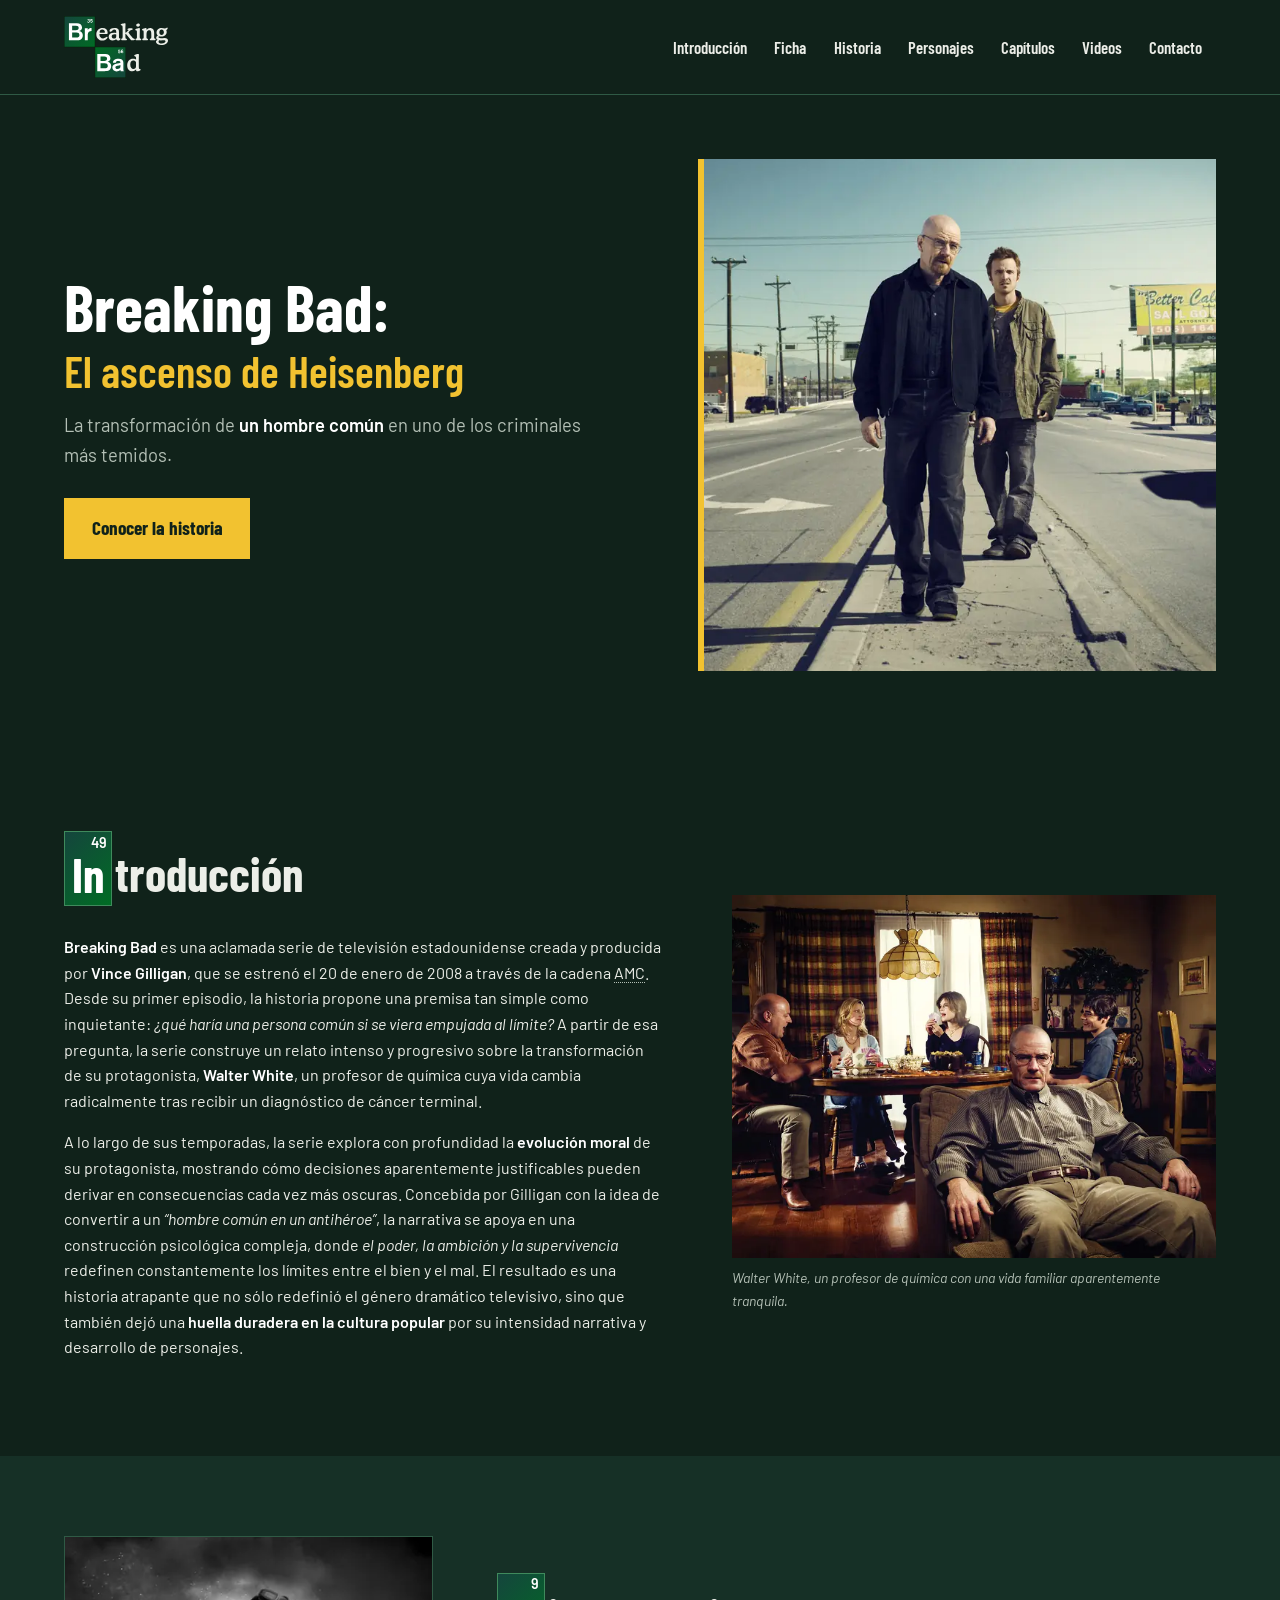
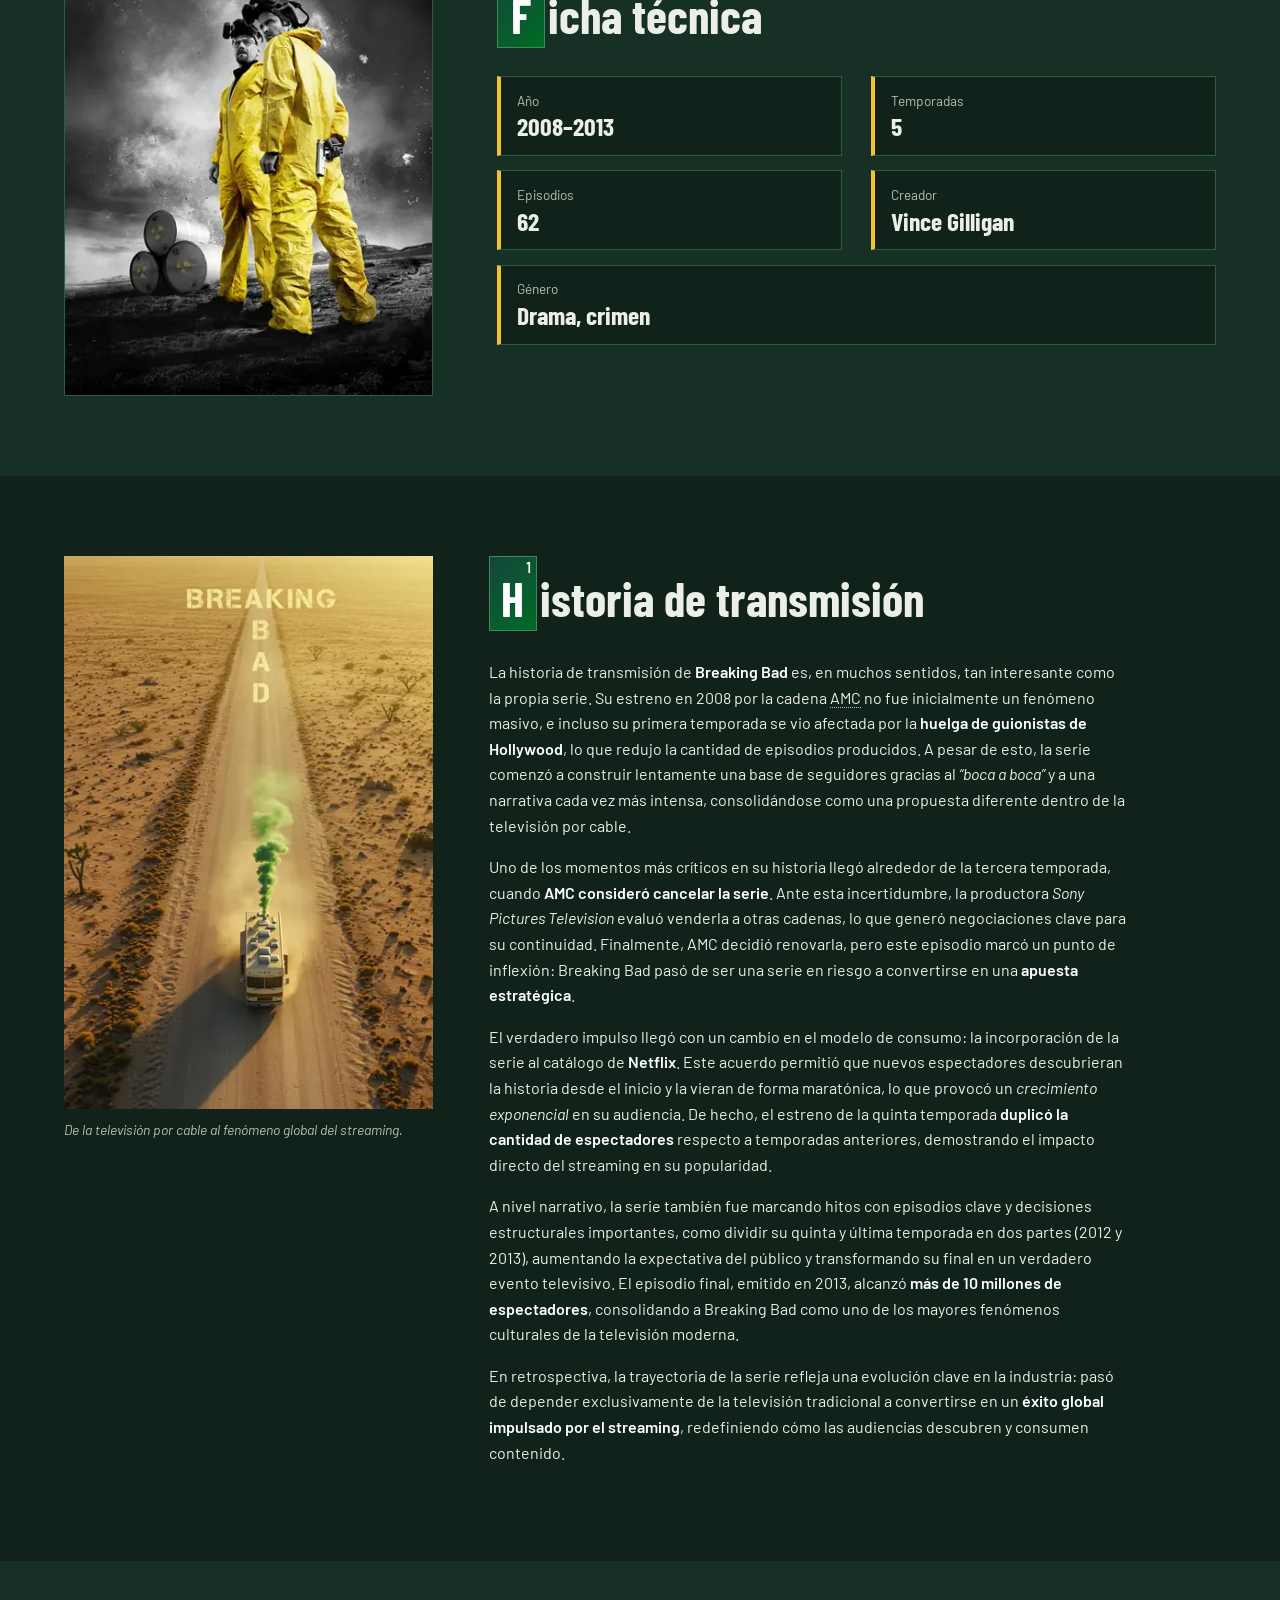
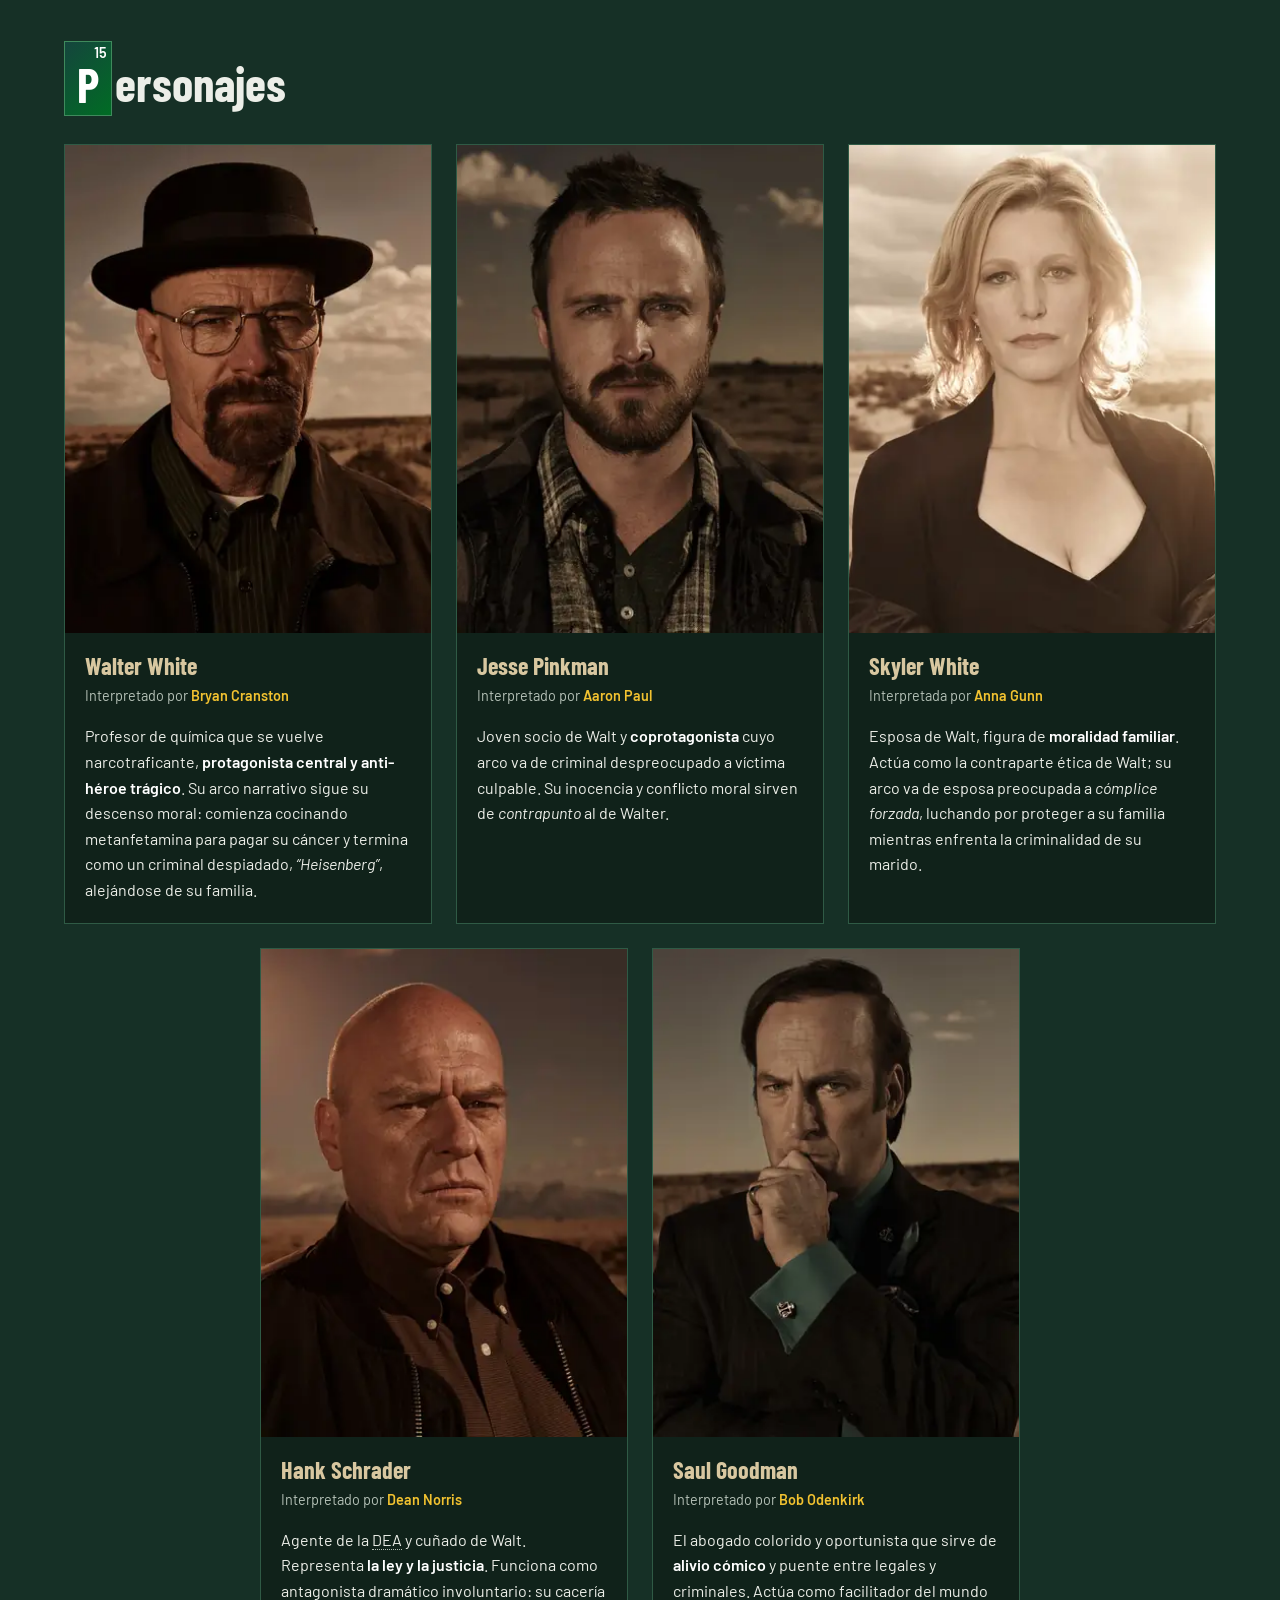
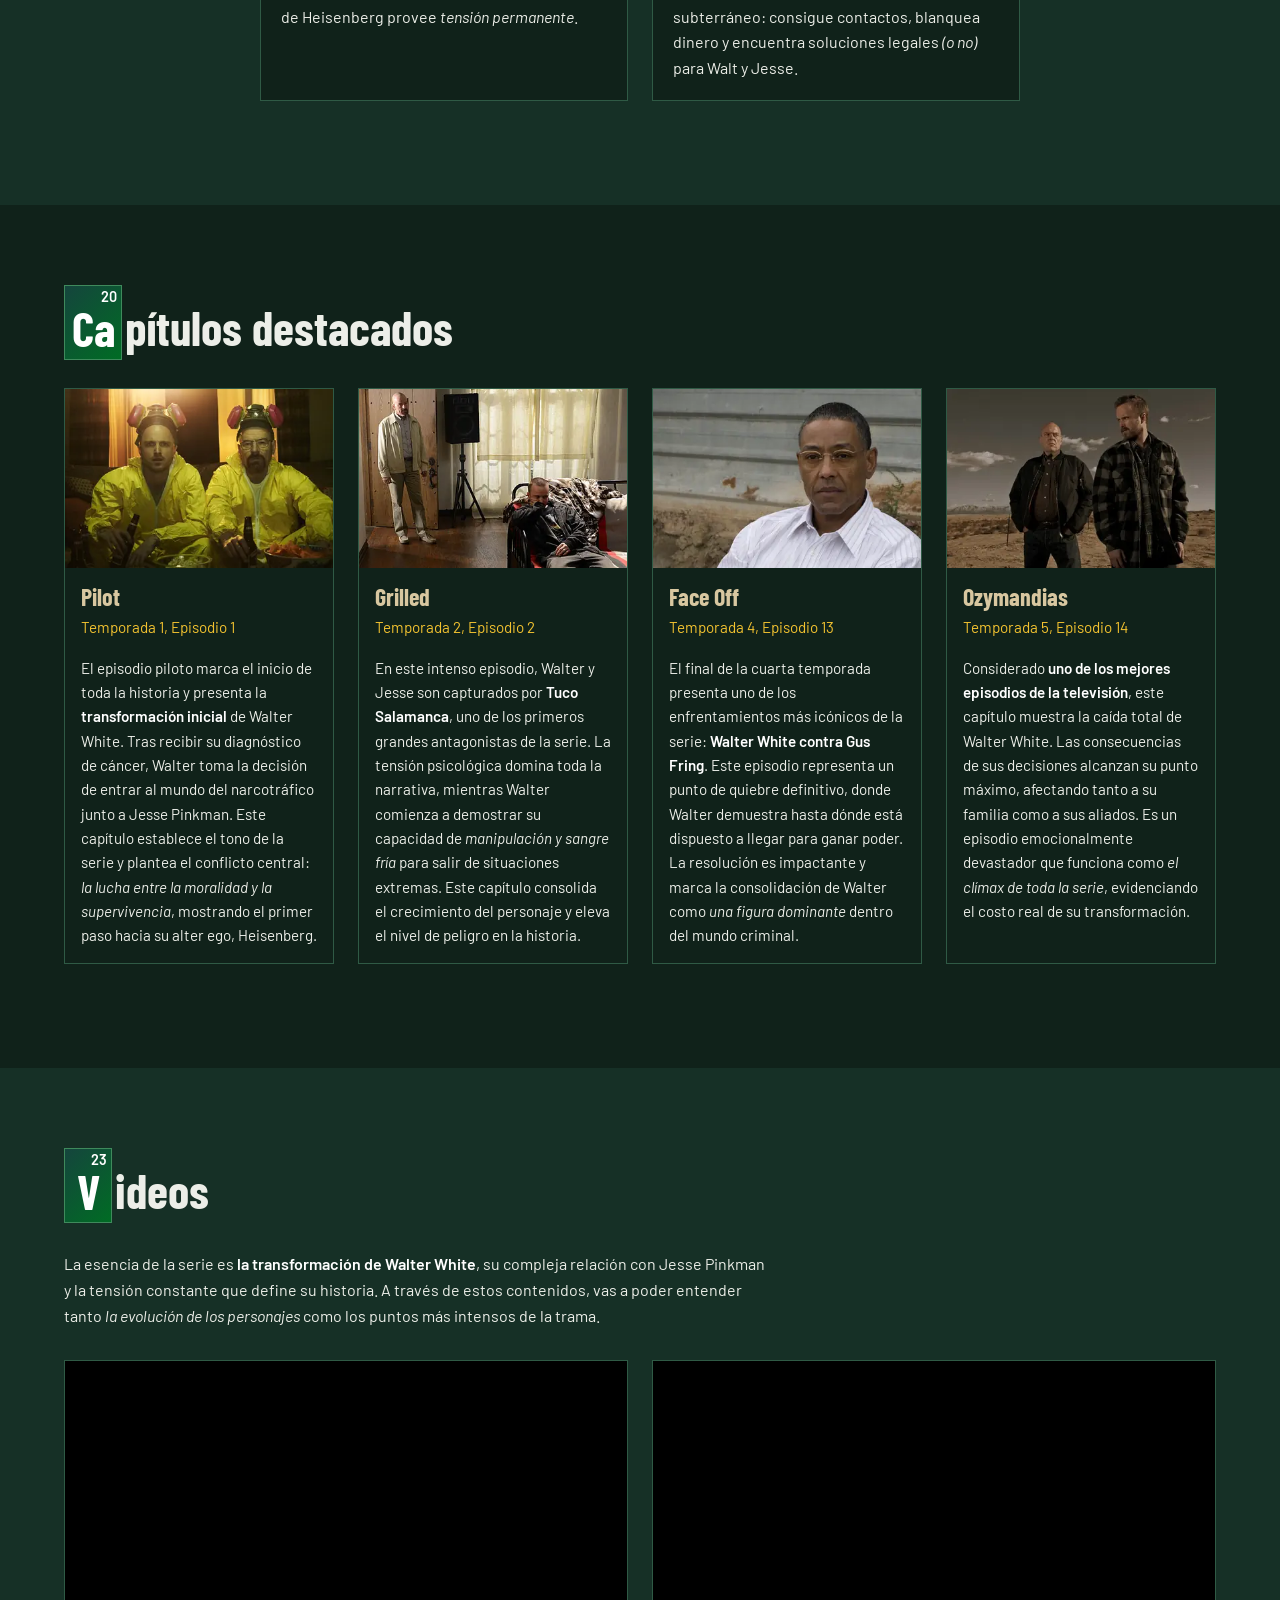
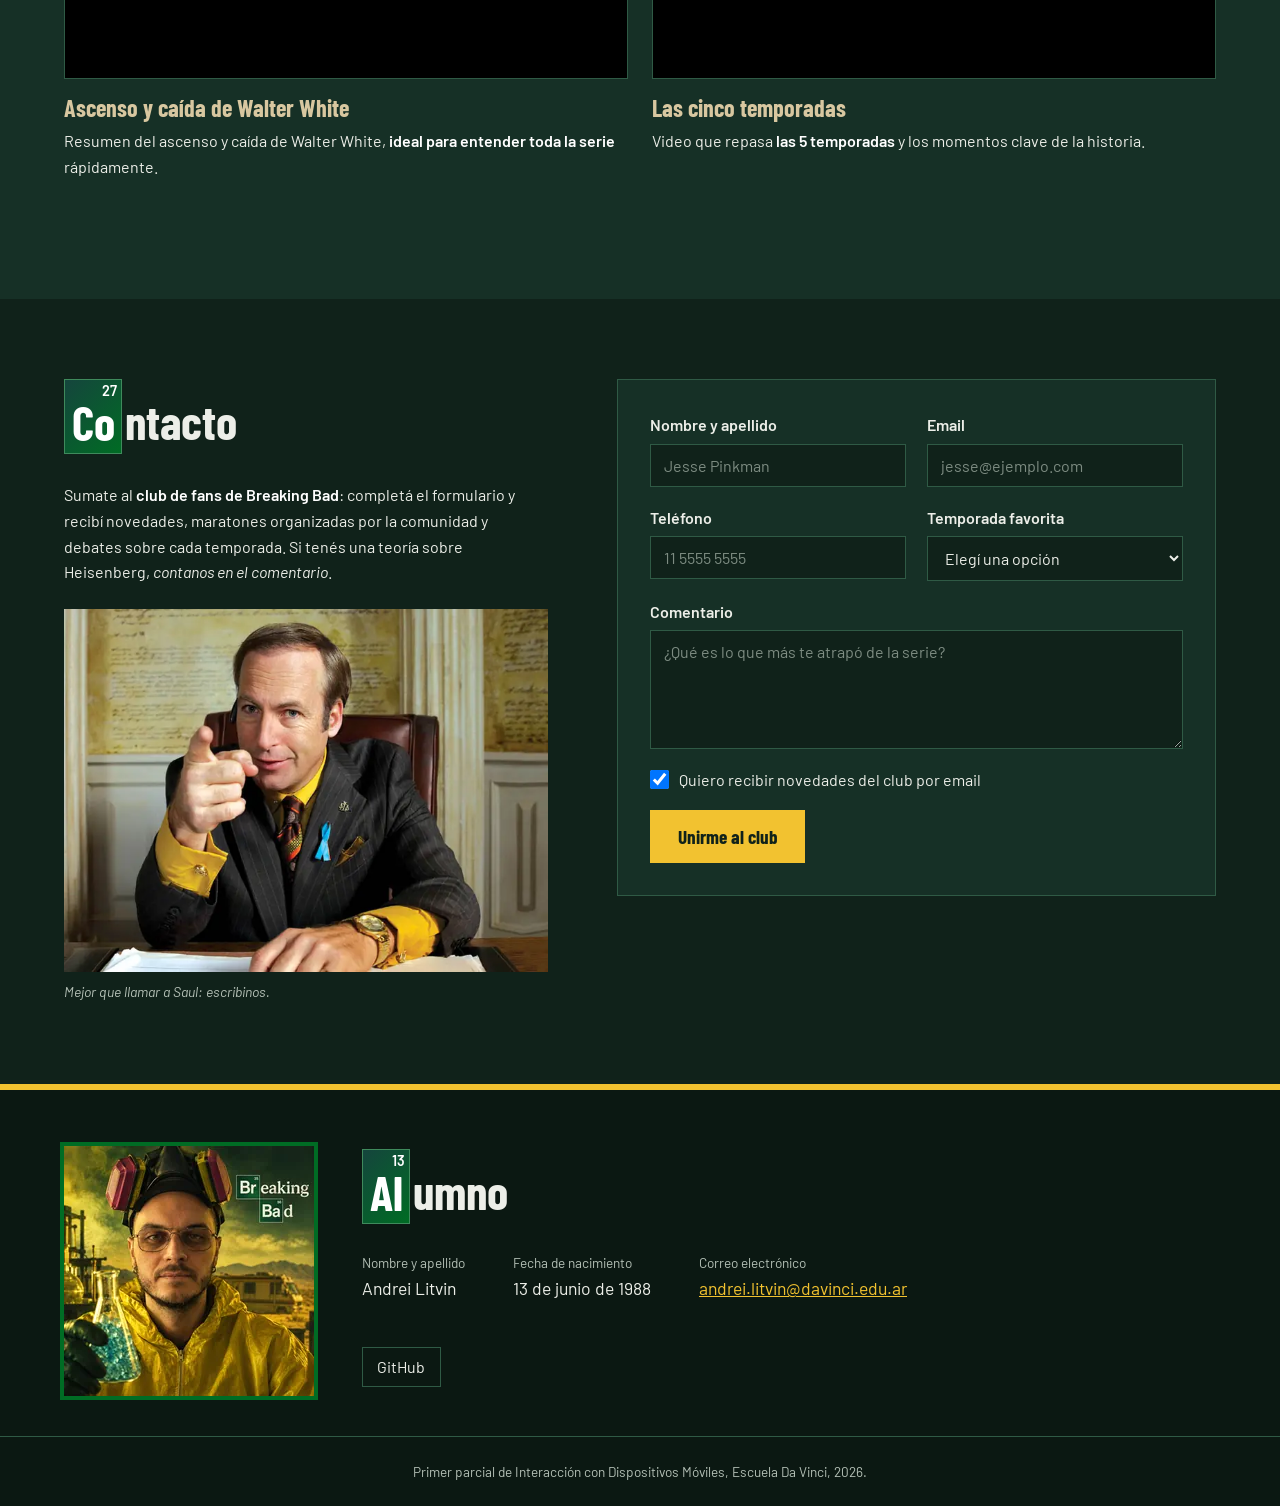
<file: index.html>
<!DOCTYPE html>
<html lang="es">
<head>
    <meta charset="UTF-8">
    <meta name="viewport" content="width=device-width, initial-scale=1">
    <meta name="description" content="Breaking Bad: el ascenso de Heisenberg. Historia, personajes, episodios destacados y videos de la serie creada por Vince Gilligan.">
    <title>Breaking Bad | El ascenso de Heisenberg</title>
    <link rel="icon" href="img/logo/favicon.png" type="image/png">
    <link rel="preconnect" href="https://fonts.googleapis.com">
    <link rel="preconnect" href="https://fonts.gstatic.com" crossorigin>
    <link href="https://fonts.googleapis.com/css2?family=Barlow:ital,wght@0,400;0,600;1,400&amp;family=Barlow+Condensed:wght@600;700&amp;display=swap" rel="stylesheet">
    <link rel="stylesheet" href="css/styles.css">
</head>
<body>
    <header class="header">
        <div class="container header-inner">
            <a href="#home" class="logo">
                <img src="img/logo/breaking-bad-logo.svg" alt="Breaking Bad, ir al inicio" width="368" height="220">
            </a>
            <nav class="nav" aria-label="Secciones del sitio">
                <ul>
                    <li><a href="#introduction">Introducción</a></li>
                    <li><a href="#facts">Ficha</a></li>
                    <li><a href="#history">Historia</a></li>
                    <li><a href="#characters">Personajes</a></li>
                    <li><a href="#episodes">Capítulos</a></li>
                    <li><a href="#videos">Videos</a></li>
                    <li><a href="#contact">Contacto</a></li>
                </ul>
            </nav>
        </div>
    </header>

    <main>
        <section id="home" class="hero">
            <div class="container hero-inner">
                <div class="hero-text">
                    <h1>
                        <span class="title-series">Breaking Bad:</span>
                        <span class="title-subtitle">El ascenso de Heisenberg</span>
                    </h1>
                    <p>La transformación de <strong>un hombre común</strong> en uno de los criminales más temidos.</p>
                    <a href="#introduction" class="button">Conocer la historia</a>
                </div>
                <picture class="hero-image">
                    <source media="(min-width: 992px)" srcset="img/hero/hero-escritorio-700.webp 700w, img/hero/hero-escritorio-1400.webp 1400w" sizes="(min-width: 1334px) 600px, 45vw">
                    <img src="img/hero/hero-movil-576.webp" srcset="img/hero/hero-movil-576.webp 576w, img/hero/hero-movil-992.webp 992w" sizes="90vw" alt="Walter White y Jesse Pinkman caminando por una avenida de Albuquerque" width="576" height="432">
                </picture>
            </div>
        </section>

        <section id="introduction" class="section">
            <div class="container intro">
                <div class="intro-text">
                    <h2><span class="element" data-number="49">In</span>troducción</h2>
                    <p><strong>Breaking Bad</strong> es una aclamada serie de televisión estadounidense creada y producida por <strong>Vince Gilligan</strong>, que se estrenó el <time datetime="2008-01-20">20 de enero de 2008</time> a través de la cadena <abbr title="American Movie Classics">AMC</abbr>. Desde su primer episodio, la historia propone una premisa tan simple como inquietante: <em>¿qué haría una persona común si se viera empujada al límite?</em> A partir de esa pregunta, la serie construye un relato intenso y progresivo sobre la transformación de su protagonista, <strong>Walter White</strong>, un profesor de química cuya vida cambia radicalmente tras recibir un diagnóstico de cáncer terminal.</p>
                    <p>A lo largo de sus temporadas, la serie explora con profundidad la <strong>evolución moral</strong> de su protagonista, mostrando cómo decisiones aparentemente justificables pueden derivar en consecuencias cada vez más oscuras. Concebida por Gilligan con la idea de convertir a un <q>hombre común en un antihéroe</q>, la narrativa se apoya en una construcción psicológica compleja, donde <em>el poder, la ambición y la supervivencia</em> redefinen constantemente los límites entre el bien y el mal. El resultado es una historia atrapante que no sólo redefinió el género dramático televisivo, sino que también dejó una <strong>huella duradera en la cultura popular</strong> por su intensidad narrativa y desarrollo de personajes.</p>
                </div>
                <figure class="intro-image">
                    <img src="img/intro/familia-white-800.webp" srcset="img/intro/familia-white-480.webp 480w, img/intro/familia-white-800.webp 800w, img/intro/familia-white-1200.webp 1200w" sizes="(min-width: 1334px) 540px, (min-width: 992px) 41vw, 90vw" alt="Walter White sentado en su sillón mientras su familia juega a las cartas detrás" width="800" height="600" loading="lazy">
                    <figcaption>Walter White, un profesor de química con una vida familiar aparentemente tranquila.</figcaption>
                </figure>
            </div>
        </section>

        <section id="facts" class="section section-alt">
            <div class="container facts">
                <figure class="facts-image">
                    <img src="img/ficha/poster-trajes-400.webp" srcset="img/ficha/poster-trajes-400.webp 400w, img/ficha/poster-trajes-640.webp 640w" sizes="(min-width: 992px) 360px, (min-width: 576px) 36vw, 90vw" alt="Póster de Walter y Jesse con trajes amarillos de protección química en el desierto" width="400" height="500" loading="lazy">
                </figure>
                <div class="facts-data">
                    <h2><span class="element" data-number="9">F</span>icha técnica</h2>
                    <dl class="data-list">
                        <div class="data-item data-item-wide">
                            <dt>Año</dt>
                            <dd><time datetime="2008">2008</time>–<time datetime="2013">2013</time></dd>
                        </div>
                        <div class="data-item">
                            <dt>Temporadas</dt>
                            <dd>5</dd>
                        </div>
                        <div class="data-item">
                            <dt>Episodios</dt>
                            <dd>62</dd>
                        </div>
                        <div class="data-item data-item-wide">
                            <dt>Creador</dt>
                            <dd>Vince Gilligan</dd>
                        </div>
                        <div class="data-item data-item-wide data-item-full">
                            <dt>Género</dt>
                            <dd>Drama, crimen</dd>
                        </div>
                    </dl>
                </div>
            </div>
        </section>

        <section id="history" class="section">
            <div class="container history">
                <figure class="history-image">
                    <picture>
                        <source media="(min-width: 992px)" srcset="img/transmision/casa-rodante-vertical-400.webp 400w, img/transmision/casa-rodante-vertical-700.webp 700w" sizes="(min-width: 1334px) 400px, 30vw">
                        <img src="img/transmision/casa-rodante-horizontal-576.webp" srcset="img/transmision/casa-rodante-horizontal-576.webp 576w, img/transmision/casa-rodante-horizontal-992.webp 992w" sizes="90vw" alt="La casa rodante de la serie avanzando por una ruta en el desierto, dejando una estela de humo verde" width="576" height="432" loading="lazy">
                    </picture>
                    <figcaption>De la televisión por cable al fenómeno global del streaming.</figcaption>
                </figure>
                <div class="history-text">
                    <h2><span class="element" data-number="1">H</span>istoria de transmisión</h2>
                    <p>La historia de transmisión de <strong>Breaking Bad</strong> es, en muchos sentidos, tan interesante como la propia serie. Su estreno en <time datetime="2008">2008</time> por la cadena <abbr title="American Movie Classics">AMC</abbr> no fue inicialmente un fenómeno masivo, e incluso su primera temporada se vio afectada por la <strong>huelga de guionistas de Hollywood</strong>, lo que redujo la cantidad de episodios producidos. A pesar de esto, la serie comenzó a construir lentamente una base de seguidores gracias al <q>boca a boca</q> y a una narrativa cada vez más intensa, consolidándose como una propuesta diferente dentro de la televisión por cable.</p>
                    <p>Uno de los momentos más críticos en su historia llegó alrededor de la tercera temporada, cuando <strong>AMC consideró cancelar la serie</strong>. Ante esta incertidumbre, la productora <em>Sony Pictures Television</em> evaluó venderla a otras cadenas, lo que generó negociaciones clave para su continuidad. Finalmente, AMC decidió renovarla, pero este episodio marcó un punto de inflexión: Breaking Bad pasó de ser una serie en riesgo a convertirse en una <strong>apuesta estratégica</strong>.</p>
                    <p>El verdadero impulso llegó con un cambio en el modelo de consumo: la incorporación de la serie al catálogo de <strong>Netflix</strong>. Este acuerdo permitió que nuevos espectadores descubrieran la historia desde el inicio y la vieran de forma maratónica, lo que provocó un <em>crecimiento exponencial</em> en su audiencia. De hecho, el estreno de la quinta temporada <strong>duplicó la cantidad de espectadores</strong> respecto a temporadas anteriores, demostrando el impacto directo del streaming en su popularidad.</p>
                    <p>A nivel narrativo, la serie también fue marcando hitos con episodios clave y decisiones estructurales importantes, como dividir su quinta y última temporada en dos partes (<time datetime="2012">2012</time> y <time datetime="2013">2013</time>), aumentando la expectativa del público y transformando su final en un verdadero evento televisivo. El episodio final, emitido en <time datetime="2013">2013</time>, alcanzó <strong>más de 10 millones de espectadores</strong>, consolidando a Breaking Bad como uno de los mayores fenómenos culturales de la televisión moderna.</p>
                    <p>En retrospectiva, la trayectoria de la serie refleja una evolución clave en la industria: pasó de depender exclusivamente de la televisión tradicional a convertirse en un <strong>éxito global impulsado por el streaming</strong>, redefiniendo cómo las audiencias descubren y consumen contenido.</p>
                </div>
            </div>
        </section>

        <section id="characters" class="section section-alt">
            <div class="container">
                <h2><span class="element" data-number="15">P</span>ersonajes</h2>
                <div class="group group-characters">
                    <article class="character">
                        <img src="img/personajes/walter-white-360.webp" srcset="img/personajes/walter-white-360.webp 360w, img/personajes/walter-white-600.webp 600w" sizes="(min-width: 1334px) 376px, (min-width: 992px) 27vw, (min-width: 576px) 42vw, 90vw" alt="Retrato de Walter White con sombrero y anteojos" width="360" height="480" loading="lazy">
                        <div class="character-text">
                            <h3>Walter White</h3>
                            <p class="actor">Interpretado por <strong>Bryan Cranston</strong></p>
                            <p>Profesor de química que se vuelve narcotraficante, <strong>protagonista central y anti-héroe trágico</strong>. Su arco narrativo sigue su descenso moral: comienza cocinando metanfetamina para pagar su cáncer y termina como un criminal despiadado, <q>Heisenberg</q>, alejándose de su familia.</p>
                        </div>
                    </article>
                    <article class="character">
                        <img src="img/personajes/jesse-pinkman-360.webp" srcset="img/personajes/jesse-pinkman-360.webp 360w, img/personajes/jesse-pinkman-600.webp 600w" sizes="(min-width: 1334px) 376px, (min-width: 992px) 27vw, (min-width: 576px) 42vw, 90vw" alt="Retrato de Jesse Pinkman en el desierto" width="360" height="480" loading="lazy">
                        <div class="character-text">
                            <h3>Jesse Pinkman</h3>
                            <p class="actor">Interpretado por <strong>Aaron Paul</strong></p>
                            <p>Joven socio de Walt y <strong>coprotagonista</strong> cuyo arco va de criminal despreocupado a víctima culpable. Su inocencia y conflicto moral sirven de <em>contrapunto</em> al de Walter.</p>
                        </div>
                    </article>
                    <article class="character">
                        <img src="img/personajes/skyler-white-360.webp" srcset="img/personajes/skyler-white-360.webp 360w, img/personajes/skyler-white-600.webp 600w" sizes="(min-width: 1334px) 376px, (min-width: 992px) 27vw, (min-width: 576px) 42vw, 90vw" alt="Retrato de Skyler White" width="360" height="480" loading="lazy">
                        <div class="character-text">
                            <h3>Skyler White</h3>
                            <p class="actor">Interpretada por <strong>Anna Gunn</strong></p>
                            <p>Esposa de Walt, figura de <strong>moralidad familiar</strong>. Actúa como la contraparte ética de Walt; su arco va de esposa preocupada a <em>cómplice forzada</em>, luchando por proteger a su familia mientras enfrenta la criminalidad de su marido.</p>
                        </div>
                    </article>
                    <article class="character">
                        <img src="img/personajes/hank-schrader-360.webp" srcset="img/personajes/hank-schrader-360.webp 360w, img/personajes/hank-schrader-600.webp 600w" sizes="(min-width: 1334px) 376px, (min-width: 992px) 27vw, (min-width: 576px) 42vw, 90vw" alt="Retrato de Hank Schrader" width="360" height="480" loading="lazy">
                        <div class="character-text">
                            <h3>Hank Schrader</h3>
                            <p class="actor">Interpretado por <strong>Dean Norris</strong></p>
                            <p>Agente de la <abbr title="Drug Enforcement Administration">DEA</abbr> y cuñado de Walt. Representa <strong>la ley y la justicia</strong>. Funciona como antagonista dramático involuntario: su cacería de Heisenberg provee <em>tensión permanente</em>.</p>
                        </div>
                    </article>
                    <article class="character">
                        <img src="img/personajes/saul-goodman-360.webp" srcset="img/personajes/saul-goodman-360.webp 360w, img/personajes/saul-goodman-600.webp 600w" sizes="(min-width: 1334px) 376px, (min-width: 992px) 27vw, (min-width: 576px) 42vw, 90vw" alt="Retrato de Saul Goodman con traje" width="360" height="480" loading="lazy">
                        <div class="character-text">
                            <h3>Saul Goodman</h3>
                            <p class="actor">Interpretado por <strong>Bob Odenkirk</strong></p>
                            <p>El abogado colorido y oportunista que sirve de <strong>alivio cómico</strong> y puente entre legales y criminales. Actúa como facilitador del mundo subterráneo: consigue contactos, blanquea dinero y encuentra soluciones legales <em>(o no)</em> para Walt y Jesse.</p>
                        </div>
                    </article>
                </div>
            </div>
        </section>

        <section id="episodes" class="section">
            <div class="container">
                <h2><span class="element" data-number="20">Ca</span>pítulos destacados</h2>
                <div class="group group-episodes">
                    <article class="episode">
                        <img src="img/episodios/pilot-400.webp" srcset="img/episodios/pilot-400.webp 400w, img/episodios/pilot-600.webp 600w" sizes="(min-width: 1334px) 276px, (min-width: 992px) 20vw, (min-width: 576px) 42vw, 90vw" alt="Walter y Jesse con máscaras antigás y trajes amarillos" width="400" height="267" loading="lazy">
                        <div class="episode-text">
                            <h3>Pilot</h3>
                            <p class="episode-number">Temporada 1, Episodio 1</p>
                            <p>El episodio piloto marca el inicio de toda la historia y presenta la <strong>transformación inicial</strong> de Walter White. Tras recibir su diagnóstico de cáncer, Walter toma la decisión de entrar al mundo del narcotráfico junto a Jesse Pinkman. Este capítulo establece el tono de la serie y plantea el conflicto central: <em>la lucha entre la moralidad y la supervivencia</em>, mostrando el primer paso hacia su alter ego, Heisenberg.</p>
                        </div>
                    </article>
                    <article class="episode">
                        <img src="img/episodios/grilled-400.webp" srcset="img/episodios/grilled-400.webp 400w, img/episodios/grilled-520.webp 520w" sizes="(min-width: 1334px) 276px, (min-width: 992px) 20vw, (min-width: 576px) 42vw, 90vw" alt="Walter de pie en una casa mientras Jesse permanece sentado en un sillón" width="400" height="267" loading="lazy">
                        <div class="episode-text">
                            <h3>Grilled</h3>
                            <p class="episode-number">Temporada 2, Episodio 2</p>
                            <p>En este intenso episodio, Walter y Jesse son capturados por <strong>Tuco Salamanca</strong>, uno de los primeros grandes antagonistas de la serie. La tensión psicológica domina toda la narrativa, mientras Walter comienza a demostrar su capacidad de <em>manipulación y sangre fría</em> para salir de situaciones extremas. Este capítulo consolida el crecimiento del personaje y eleva el nivel de peligro en la historia.</p>
                        </div>
                    </article>
                    <article class="episode">
                        <img src="img/episodios/face-off-400.webp" srcset="img/episodios/face-off-400.webp 400w, img/episodios/face-off-600.webp 600w" sizes="(min-width: 1334px) 276px, (min-width: 992px) 20vw, (min-width: 576px) 42vw, 90vw" alt="Primer plano de Gus Fring con camisa blanca" width="400" height="267" loading="lazy">
                        <div class="episode-text">
                            <h3>Face Off</h3>
                            <p class="episode-number">Temporada 4, Episodio 13</p>
                            <p>El final de la cuarta temporada presenta uno de los enfrentamientos más icónicos de la serie: <strong>Walter White contra Gus Fring</strong>. Este episodio representa un punto de quiebre definitivo, donde Walter demuestra hasta dónde está dispuesto a llegar para ganar poder. La resolución es impactante y marca la consolidación de Walter como <em>una figura dominante</em> dentro del mundo criminal.</p>
                        </div>
                    </article>
                    <article class="episode">
                        <img src="img/episodios/ozymandias-400.webp" srcset="img/episodios/ozymandias-400.webp 400w, img/episodios/ozymandias-600.webp 600w" sizes="(min-width: 1334px) 276px, (min-width: 992px) 20vw, (min-width: 576px) 42vw, 90vw" alt="Hank y Jesse de pie en el desierto" width="400" height="267" loading="lazy">
                        <div class="episode-text">
                            <h3>Ozymandias</h3>
                            <p class="episode-number">Temporada 5, Episodio 14</p>
                            <p>Considerado <strong>uno de los mejores episodios de la televisión</strong>, este capítulo muestra la caída total de Walter White. Las consecuencias de sus decisiones alcanzan su punto máximo, afectando tanto a su familia como a sus aliados. Es un episodio emocionalmente devastador que funciona como <em>el clímax de toda la serie</em>, evidenciando el costo real de su transformación.</p>
                        </div>
                    </article>
                </div>
            </div>
        </section>

        <section id="videos" class="section section-alt">
            <div class="container">
                <h2><span class="element" data-number="23">V</span>ideos</h2>
                <p class="lead">La esencia de la serie es <strong>la transformación de Walter White</strong>, su compleja relación con Jesse Pinkman y la tensión constante que define su historia. A través de estos contenidos, vas a poder entender tanto <em>la evolución de los personajes</em> como los puntos más intensos de la trama.</p>
                <div class="group group-videos">
                    <article class="video">
                        <div class="video-frame">
                            <iframe src="https://www.youtube.com/embed/lGlHZQ1kzrA" title="Resumen del ascenso y caída de Walter White" allow="accelerometer; clipboard-write; encrypted-media; gyroscope; picture-in-picture" referrerpolicy="strict-origin-when-cross-origin" allowfullscreen></iframe>
                        </div>
                        <h3>Ascenso y caída de Walter White</h3>
                        <p>Resumen del ascenso y caída de Walter White, <strong>ideal para entender toda la serie</strong> rápidamente.</p>
                    </article>
                    <article class="video">
                        <div class="video-frame">
                            <iframe src="https://www.youtube.com/embed/etGvuMAnU7g" title="Repaso de las 5 temporadas de Breaking Bad" allow="accelerometer; clipboard-write; encrypted-media; gyroscope; picture-in-picture" referrerpolicy="strict-origin-when-cross-origin" allowfullscreen></iframe>
                        </div>
                        <h3>Las cinco temporadas</h3>
                        <p>Video que repasa <strong>las 5 temporadas</strong> y los momentos clave de la historia.</p>
                    </article>
                </div>
            </div>
        </section>

        <section id="contact" class="section">
            <div class="container contact">
                <div class="contact-intro">
                    <h2><span class="element" data-number="27">Co</span>ntacto</h2>
                    <p>Sumate al <strong>club de fans de Breaking Bad</strong>: completá el formulario y recibí novedades, maratones organizadas por la comunidad y debates sobre cada temporada. Si tenés una teoría sobre Heisenberg, <em>contanos en el comentario</em>.</p>
                    <figure class="contact-image">
                        <img src="img/contacto/saul-oficina-480.webp" srcset="img/contacto/saul-oficina-480.webp 480w, img/contacto/saul-oficina-700.webp 700w" sizes="(min-width: 1334px) 520px, (min-width: 992px) 40vw, 90vw" alt="Saul Goodman sentado en su escritorio señalando hacia el frente" width="480" height="360" loading="lazy">
                        <figcaption>Mejor que llamar a Saul: escribinos.</figcaption>
                    </figure>
                </div>
                <form class="form" action="#" method="post">
                    <div class="field field-half">
                        <label for="name">Nombre y apellido</label>
                        <input type="text" id="name" name="name" placeholder="Jesse Pinkman" autocomplete="name" required>
                    </div>
                    <div class="field field-half">
                        <label for="email">Email</label>
                        <input type="email" id="email" name="email" placeholder="jesse@ejemplo.com" autocomplete="email" required>
                    </div>
                    <div class="field field-half">
                        <label for="phone">Teléfono</label>
                        <input type="tel" id="phone" name="phone" placeholder="11 5555 5555" autocomplete="tel">
                    </div>
                    <div class="field field-half">
                        <label for="season">Temporada favorita</label>
                        <select id="season" name="season">
                            <option value="">Elegí una opción</option>
                            <option value="1">Temporada 1</option>
                            <option value="2">Temporada 2</option>
                            <option value="3">Temporada 3</option>
                            <option value="4">Temporada 4</option>
                            <option value="5">Temporada 5</option>
                        </select>
                    </div>
                    <div class="field">
                        <label for="comment">Comentario</label>
                        <textarea id="comment" name="comment" rows="5" placeholder="¿Qué es lo que más te atrapó de la serie?"></textarea>
                    </div>
                    <div class="field field-checkbox">
                        <input type="checkbox" id="newsletter" name="newsletter" checked>
                        <label for="newsletter">Quiero recibir novedades del club por email</label>
                    </div>
                    <button type="submit" class="button">Unirme al club</button>
                </form>
            </div>
        </section>
    </main>

    <footer class="footer">
        <div class="container footer-inner">
            <img src="img/footer/foto-alumno.webp" alt="Foto del alumno con traje amarillo y máscara de laboratorio" width="250" height="250" class="footer-photo" loading="lazy">
            <div class="footer-data">
                <h2><span class="element" data-number="13">Al</span>umno</h2>
                <dl class="footer-list">
                    <div>
                        <dt>Nombre y apellido</dt>
                        <dd>Andrei Litvin</dd>
                    </div>
                    <div>
                        <dt>Fecha de nacimiento</dt>
                        <dd><time datetime="1988-06-13">13 de junio de 1988</time></dd>
                    </div>
                    <div>
                        <dt>Correo electrónico</dt>
                        <dd><a href="mailto:andrei.litvin@davinci.edu.ar">andrei.litvin@davinci.edu.ar</a></dd>
                    </div>
                </dl>
                <ul class="social">
                    <li><a href="https://alitvin-davinci.github.io/" target="_blank" rel="noopener">GitHub</a></li>
                </ul>
            </div>
        </div>
        <p class="footer-legal">Primer parcial de Interacción con Dispositivos Móviles, Escuela Da Vinci, 2026.</p>
    </footer>
</body>
</html>
</file>
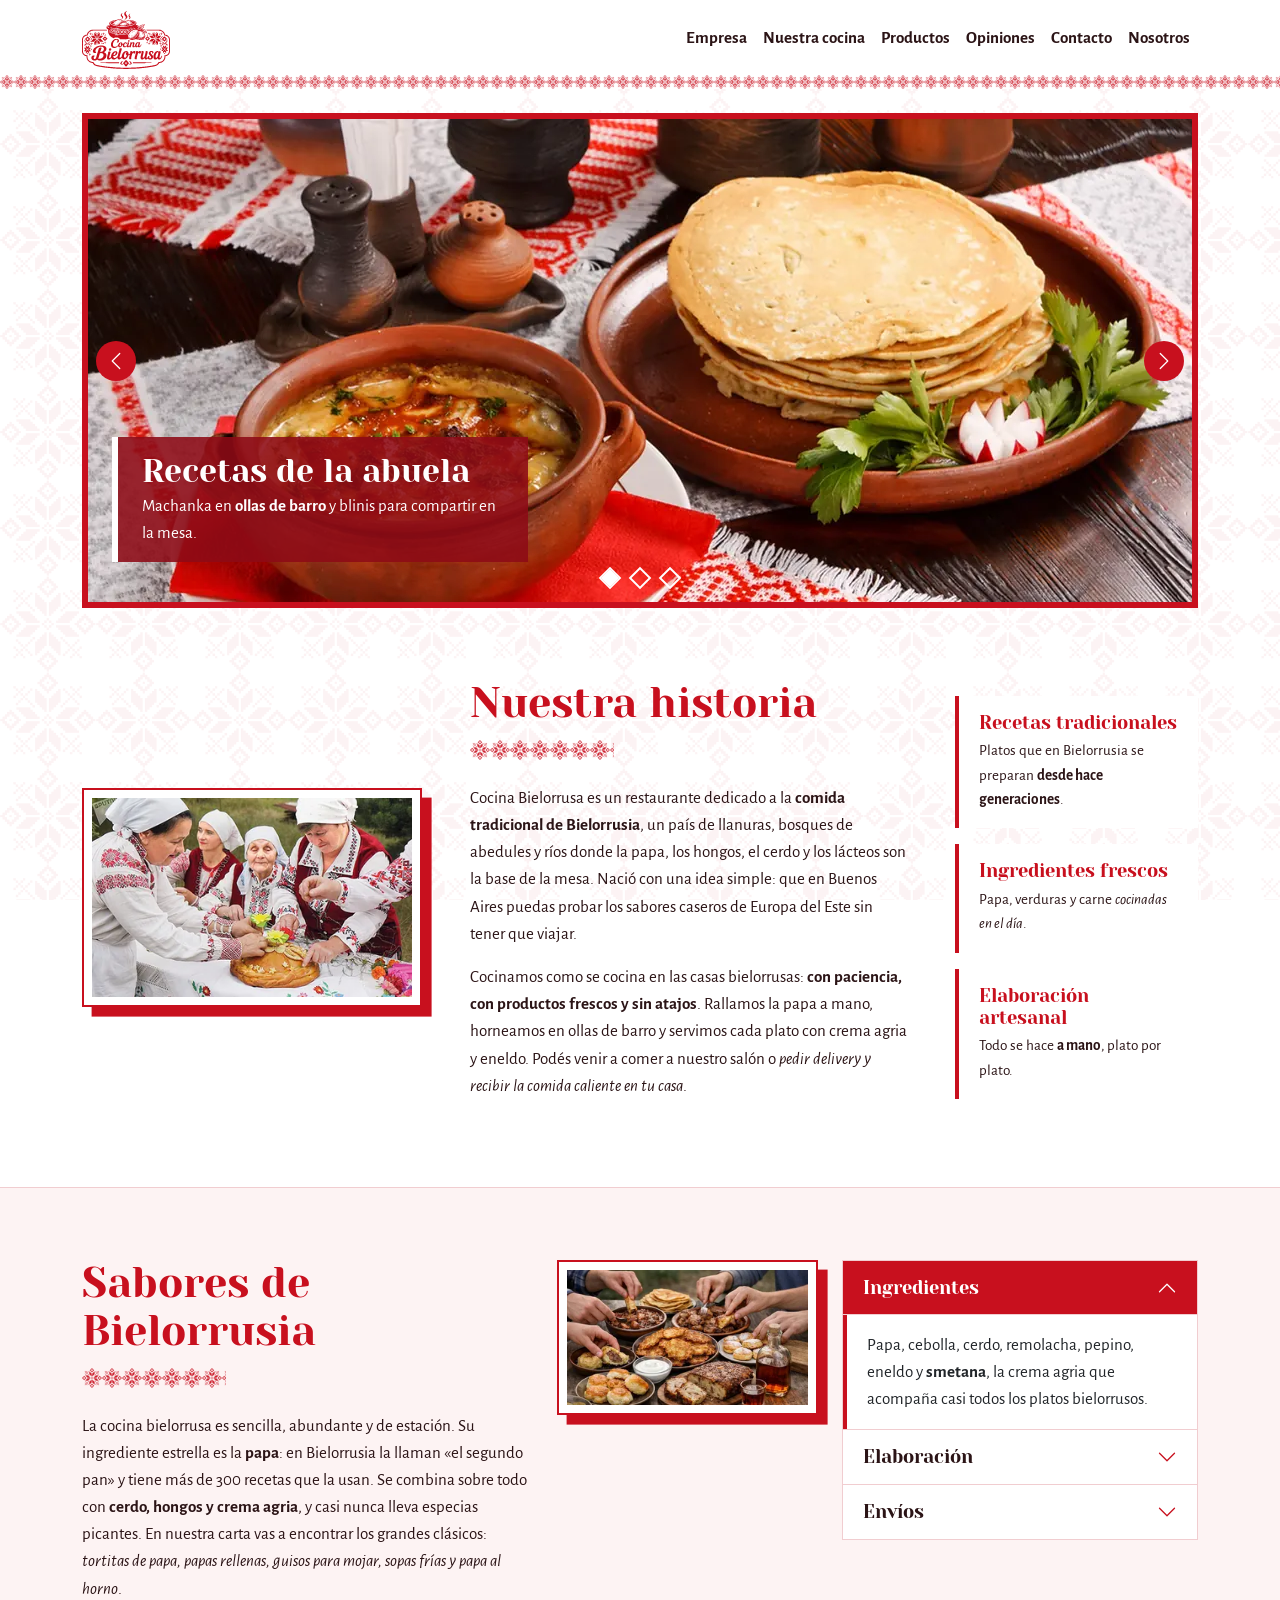
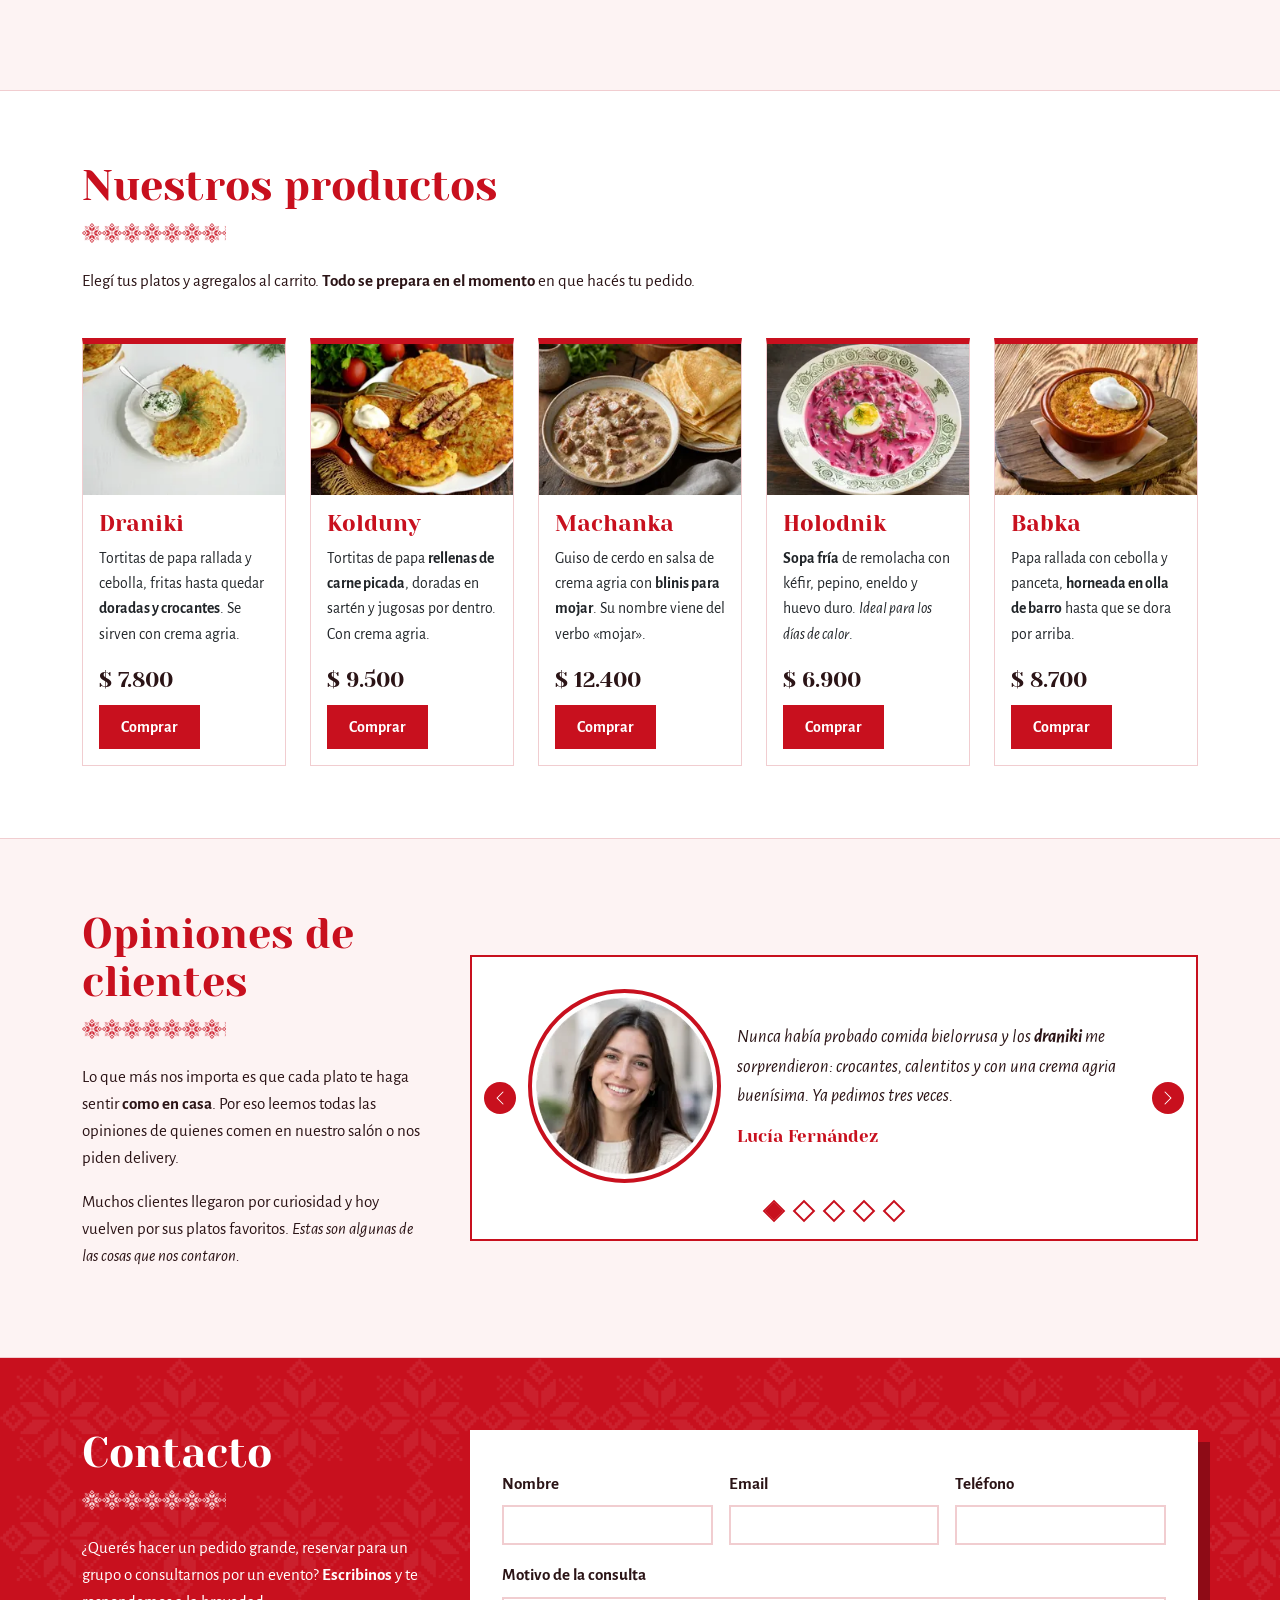
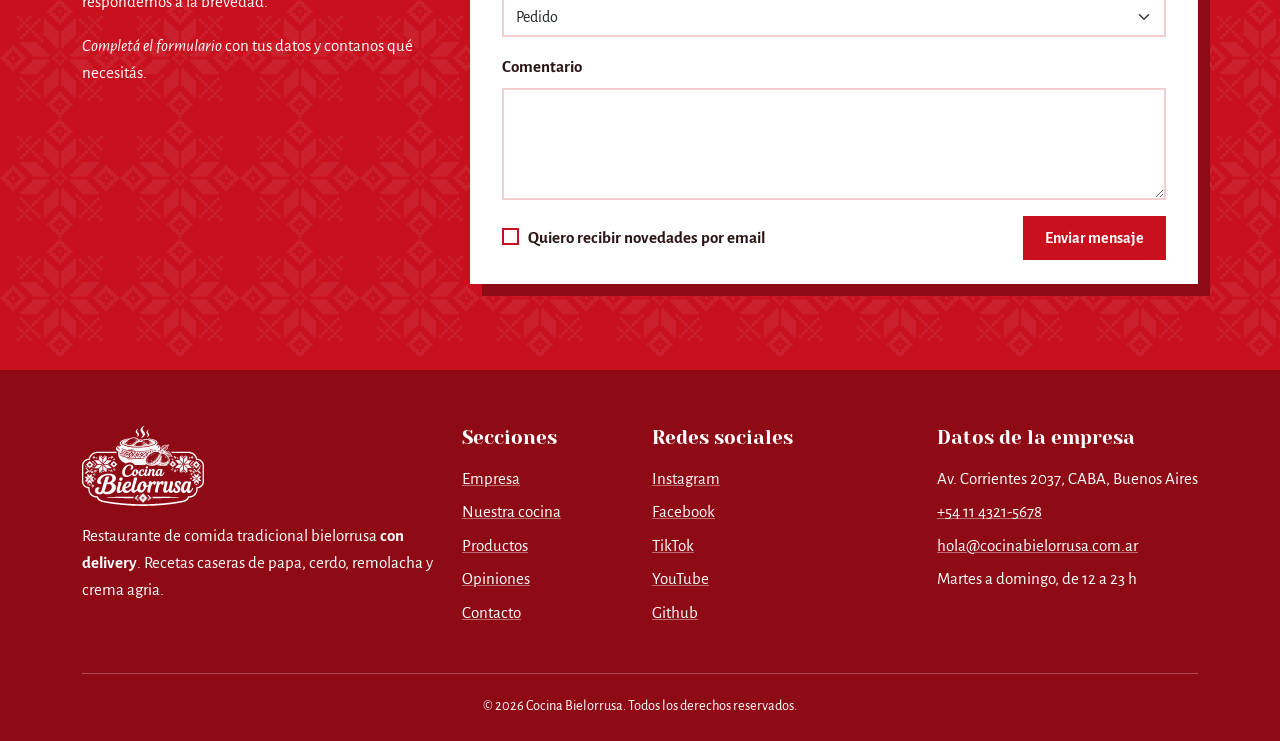
<file: parcial_2/index.html>
<!DOCTYPE html>
<html lang="es">
<head>
    <meta charset="UTF-8">
    <meta name="viewport" content="width=device-width, initial-scale=1">
    <meta name="description" content="Cocina Bielorrusa: restaurante de comida tradicional de Bielorrusia con delivery. Draniki, kolduny, machanka, holodnik y babka.">
    <title>Cocina Bielorrusa | Tienda online</title>
    <link rel="preconnect" href="https://fonts.googleapis.com">
    <link rel="preconnect" href="https://fonts.gstatic.com" crossorigin>
    <link href="https://fonts.googleapis.com/css2?family=Alegreya+Sans:ital,wght@0,400;0,700;1,400&amp;family=Yeseva+One&amp;display=swap" rel="stylesheet">
    <link href="https://cdn.jsdelivr.net/npm/bootstrap@5.3.3/dist/css/bootstrap.min.css" rel="stylesheet" integrity="sha384-QWTKZyjpPEjISv5WaRU9OFeRpok6YctnYmDr5pNlyT2bRjXh0JMhjY6hW+ALEwIH" crossorigin="anonymous">
    <link href="css/styles.css" rel="stylesheet">
</head>
<body>
    <header>
        <nav class="navbar navbar-expand-lg main-navbar">
            <div class="container">
                <h1 class="m-0">
                    <a class="navbar-brand" href="#company">
                        <img src="img/assets/logo.svg" alt="Cocina Bielorrusa" width="88" height="58" class="logo">
                    </a>
                </h1>
                <button class="navbar-toggler" type="button" data-bs-toggle="collapse" data-bs-target="#mainMenu" aria-controls="mainMenu" aria-expanded="false" aria-label="Abrir menú de navegación">
                    <span class="navbar-toggler-icon"></span>
                </button>
                <div class="collapse navbar-collapse" id="mainMenu">
                    <ul class="navbar-nav ms-auto">
                        <li class="nav-item"><a class="nav-link" href="#company">Empresa</a></li>
                        <li class="nav-item"><a class="nav-link" href="#cuisine">Nuestra cocina</a></li>
                        <li class="nav-item"><a class="nav-link" href="#products">Productos</a></li>
                        <li class="nav-item"><a class="nav-link" href="#reviews">Opiniones</a></li>
                        <li class="nav-item"><a class="nav-link" href="#contact">Contacto</a></li>
                        <li class="nav-item"><button type="button" class="nav-link" data-bs-toggle="modal" data-bs-target="#teamModal">Nosotros</button></li>
                    </ul>
                </div>
            </div>
        </nav>

        <div class="container mt-4">
            <div id="mainCarousel" class="carousel slide main-carousel" data-bs-ride="carousel">
                <div class="carousel-indicators">
                    <button type="button" data-bs-target="#mainCarousel" data-bs-slide-to="0" class="active" aria-current="true" aria-label="Diapositiva 1"></button>
                    <button type="button" data-bs-target="#mainCarousel" data-bs-slide-to="1" aria-label="Diapositiva 2"></button>
                    <button type="button" data-bs-target="#mainCarousel" data-bs-slide-to="2" aria-label="Diapositiva 3"></button>
                </div>
                <div class="carousel-inner">
                    <div class="carousel-item active">
                        <picture class="d-block">
                            <source media="(max-width: 575.98px)" srcset="img/slide/slide1-mobile-360.webp 360w, img/slide/slide1-mobile-540.webp 540w" sizes="calc(100vw - 36px)">
                            <img src="img/slide/slide1-928.webp" srcset="img/slide/slide1-512.webp 512w, img/slide/slide1-704.webp 704w, img/slide/slide1-928.webp 928w, img/slide/slide1-1104.webp 1104w, img/slide/slide1-1296.webp 1296w" sizes="(min-width: 1400px) 1284px, (min-width: 1200px) 1104px, (min-width: 992px) 924px, (min-width: 768px) 684px, 504px" class="d-block w-100" alt="Machanka en olla de barro y una pila de blinis sobre un mantel tejido rojo y blanco" width="928" height="406">
                        </picture>
                        <div class="carousel-caption d-none d-md-block">
                            <p class="carousel-title">Recetas de la abuela</p>
                            <p>Machanka en <strong>ollas de barro</strong> y blinis para compartir en la mesa.</p>
                        </div>
                    </div>
                    <div class="carousel-item">
                        <picture class="d-block">
                            <source media="(max-width: 575.98px)" srcset="img/slide/slide2-mobile-360.webp 360w, img/slide/slide2-mobile-540.webp 540w" sizes="calc(100vw - 36px)">
                            <img src="img/slide/slide2-928.webp" srcset="img/slide/slide2-512.webp 512w, img/slide/slide2-704.webp 704w, img/slide/slide2-928.webp 928w, img/slide/slide2-1104.webp 1104w, img/slide/slide2-1296.webp 1296w" sizes="(min-width: 1400px) 1284px, (min-width: 1200px) 1104px, (min-width: 992px) 924px, (min-width: 768px) 684px, 504px" class="d-block w-100" alt="Draniki con salsa de crema servidos en una sartén de hierro" width="928" height="406" loading="lazy">
                        </picture>
                        <div class="carousel-caption d-none d-md-block">
                            <p class="carousel-title">Draniki recién hechos</p>
                            <p>Crocantes por fuera, tiernos por dentro y <em>siempre con crema agria</em>.</p>
                        </div>
                    </div>
                    <div class="carousel-item">
                        <picture class="d-block">
                            <source media="(max-width: 575.98px)" srcset="img/slide/slide3-mobile-360.webp 360w, img/slide/slide3-mobile-540.webp 540w" sizes="calc(100vw - 36px)">
                            <img src="img/slide/slide3-928.webp" srcset="img/slide/slide3-512.webp 512w, img/slide/slide3-704.webp 704w, img/slide/slide3-928.webp 928w, img/slide/slide3-1104.webp 1104w, img/slide/slide3-1296.webp 1296w" sizes="(min-width: 1400px) 1284px, (min-width: 1200px) 1104px, (min-width: 992px) 924px, (min-width: 768px) 684px, 504px" class="d-block w-100" alt="Sopa cremosa con huevo, costillas y eneldo, acompañada de pancitos y hongos" width="928" height="406" loading="lazy">
                        </picture>
                        <div class="carousel-caption d-none d-md-block">
                            <p class="carousel-title">Tradición en cada plato</p>
                            <p>Recetas caseras de Bielorrusia, <strong>preparadas todos los días</strong> en nuestra cocina.</p>
                        </div>
                    </div>
                </div>
                <button class="carousel-control-prev" type="button" data-bs-target="#mainCarousel" data-bs-slide="prev">
                    <span class="carousel-control-prev-icon" aria-hidden="true"></span>
                    <span class="visually-hidden">Anterior</span>
                </button>
                <button class="carousel-control-next" type="button" data-bs-target="#mainCarousel" data-bs-slide="next">
                    <span class="carousel-control-next-icon" aria-hidden="true"></span>
                    <span class="visually-hidden">Siguiente</span>
                </button>
            </div>
        </div>
    </header>

    <main>
        <section id="company" class="page-section">
            <div class="container">
                <div class="row g-4 g-lg-5 align-items-center">
                    <div class="col-12 col-md-7 col-lg-5">
                        <h2 class="section-title">Nuestra historia</h2>
                        <p>Cocina Bielorrusa es un restaurante dedicado a la <strong>comida tradicional de Bielorrusia</strong>, un país de llanuras, bosques de abedules y ríos donde la papa, los hongos, el cerdo y los lácteos son la base de la mesa. Nació con una idea simple: que en Buenos Aires puedas probar los sabores caseros de Europa del Este sin tener que viajar.</p>
                        <p>Cocinamos como se cocina en las casas bielorrusas: <strong>con paciencia, con productos frescos y sin atajos</strong>. Rallamos la papa a mano, horneamos en ollas de barro y servimos cada plato con crema agria y eneldo. Podés venir a comer a nuestro salón o <em>pedir delivery y recibir la comida caliente en tu casa</em>.</p>
                    </div>
                    <div class="col-12 col-md-5 col-lg-4 order-md-first">
                        <figure class="framed-photo m-0">
                            <img src="img/content/about-380.webp" srcset="img/content/about-260.webp 260w, img/content/about-380.webp 380w, img/content/about-540.webp 540w" sizes="(min-width: 1400px) 380px, (min-width: 1200px) 320px, (min-width: 992px) 260px, (min-width: 768px) 256px, (min-width: 576px) 496px, calc(100vw - 44px)" class="img-fluid" alt="Cocineras con trajes tradicionales bielorrusos preparando un pan festivo" width="380" height="237" loading="lazy">
                        </figure>
                    </div>
                    <div class="col-12 col-lg-3">
                        <ul class="list-group list-group-horizontal-sm values-list">
                            <li class="list-group-item">
                                <h3>Recetas tradicionales</h3>
                                <p>Platos que en Bielorrusia se preparan <strong>desde hace generaciones</strong>.</p>
                            </li>
                            <li class="list-group-item">
                                <h3>Ingredientes frescos</h3>
                                <p>Papa, verduras y carne <em>cocinadas en el día</em>.</p>
                            </li>
                            <li class="list-group-item">
                                <h3>Elaboración artesanal</h3>
                                <p>Todo se hace <strong>a mano</strong>, plato por plato.</p>
                            </li>
                        </ul>
                    </div>
                </div>
            </div>
        </section>

        <section id="cuisine" class="page-section section-light">
            <div class="container">
                <div class="row g-4 align-items-start">
                    <div class="col-12 col-lg-4 col-xl-5">
                        <h2 class="section-title">Sabores de Bielorrusia</h2>
                        <p>La cocina bielorrusa es sencilla, abundante y de estación. Su ingrediente estrella es la <strong>papa</strong>: en Bielorrusia la llaman «el segundo pan» y tiene más de 300 recetas que la usan. Se combina sobre todo con <strong>cerdo, hongos y crema agria</strong>, y casi nunca lleva especias picantes. En nuestra carta vas a encontrar los grandes clásicos: <em>tortitas de papa, papas rellenas, guisos para mojar, sopas frías y papa al horno</em>.</p>
                    </div>
                    <div class="col-12 col-md-6 col-lg-4 col-xl-3">
                        <figure class="framed-photo m-0">
                            <img src="img/content/stol-320.webp" srcset="img/content/stol-320.webp 320w, img/content/stol-544.webp 544w" sizes="(min-width: 1400px) 286px, (min-width: 1200px) 241px, (min-width: 992px) 276px, (min-width: 768px) 316px, (min-width: 576px) 496px, calc(100vw - 44px)" class="img-fluid" alt="Mesa compartida con draniki, kolduny y otros platos bielorrusos" width="320" height="180" loading="lazy">
                        </figure>
                    </div>
                    <div class="col-12 col-md-6 col-lg-4">
                        <div class="accordion info-accordion" id="cuisineAccordion">
                            <div class="accordion-item">
                                <h3 class="accordion-header">
                                    <button class="accordion-button" type="button" data-bs-toggle="collapse" data-bs-target="#accordionIngredients" aria-expanded="true" aria-controls="accordionIngredients">Ingredientes</button>
                                </h3>
                                <div id="accordionIngredients" class="accordion-collapse collapse show" data-bs-parent="#cuisineAccordion">
                                    <div class="accordion-body">
                                        <p class="m-0">Papa, cebolla, cerdo, remolacha, pepino, eneldo y <strong>smetana</strong>, la crema agria que acompaña casi todos los platos bielorrusos.</p>
                                    </div>
                                </div>
                            </div>
                            <div class="accordion-item">
                                <h3 class="accordion-header">
                                    <button class="accordion-button collapsed" type="button" data-bs-toggle="collapse" data-bs-target="#accordionPreparation" aria-expanded="false" aria-controls="accordionPreparation">Elaboración</button>
                                </h3>
                                <div id="accordionPreparation" class="accordion-collapse collapse" data-bs-parent="#cuisineAccordion">
                                    <div class="accordion-body">
                                        <p class="m-0">Rallamos la papa en el momento, freímos en sartén y horneamos en <em>ollas de barro</em>, como en los viejos hornos de las casas de campo.</p>
                                    </div>
                                </div>
                            </div>
                            <div class="accordion-item">
                                <h3 class="accordion-header">
                                    <button class="accordion-button collapsed" type="button" data-bs-toggle="collapse" data-bs-target="#accordionDelivery" aria-expanded="false" aria-controls="accordionDelivery">Envíos</button>
                                </h3>
                                <div id="accordionDelivery" class="accordion-collapse collapse" data-bs-parent="#cuisineAccordion">
                                    <div class="accordion-body">
                                        <p class="m-0">Hacemos delivery con <strong>envases térmicos</strong>: los platos calientes llegan calientes y el holodnik llega bien frío.</p>
                                    </div>
                                </div>
                            </div>
                        </div>
                    </div>
                </div>
            </div>
        </section>

        <section id="products" class="page-section">
            <div class="container">
                <div class="row">
                    <div class="col-12 col-md-10 col-lg-8">
                        <h2 class="section-title">Nuestros productos</h2>
                        <p>Elegí tus platos y agregalos al carrito. <strong>Todo se prepara en el momento</strong> en que hacés tu pedido.</p>
                    </div>
                </div>
                <div class="row row-cols-1 row-cols-sm-2 row-cols-lg-3 row-cols-xl-5 g-4 justify-content-center mt-1">
                    <div class="col">
                        <article class="card product h-100">
                            <img src="img/product/draniki-340.webp" srcset="img/product/draniki-252.webp 252w, img/product/draniki-340.webp 340w, img/product/draniki-560.webp 560w" sizes="(min-width: 1400px) 238px, (min-width: 1200px) 202px, (min-width: 992px) 294px, (min-width: 768px) 334px, (min-width: 576px) 244px, calc(100vw - 26px)" class="card-img-top" alt="Draniki con crema agria y eneldo" width="340" height="255" loading="lazy">
                            <div class="card-body">
                                <h3 class="card-title">Draniki</h3>
                                <p class="card-text">Tortitas de papa rallada y cebolla, fritas hasta quedar <strong>doradas y crocantes</strong>. Se sirven con crema agria.</p>
                            </div>
                            <div class="card-footer">
                                <p class="price"><data value="7800">$ 7.800</data></p>
                                <button type="button" class="btn btn-buy" data-bs-toggle="modal" data-bs-target="#cartModal">Comprar</button>
                            </div>
                        </article>
                    </div>
                    <div class="col">
                        <article class="card product h-100">
                            <img src="img/product/kolduny-340.webp" srcset="img/product/kolduny-252.webp 252w, img/product/kolduny-340.webp 340w, img/product/kolduny-560.webp 560w" sizes="(min-width: 1400px) 238px, (min-width: 1200px) 202px, (min-width: 992px) 294px, (min-width: 768px) 334px, (min-width: 576px) 244px, calc(100vw - 26px)" class="card-img-top" alt="Kolduny rellenos de carne servidos con crema agria" width="340" height="255" loading="lazy">
                            <div class="card-body">
                                <h3 class="card-title">Kolduny</h3>
                                <p class="card-text">Tortitas de papa <strong>rellenas de carne picada</strong>, doradas en sartén y jugosas por dentro. Con crema agria.</p>
                            </div>
                            <div class="card-footer">
                                <p class="price"><data value="9500">$ 9.500</data></p>
                                <button type="button" class="btn btn-buy" data-bs-toggle="modal" data-bs-target="#cartModal">Comprar</button>
                            </div>
                        </article>
                    </div>
                    <div class="col">
                        <article class="card product h-100">
                            <img src="img/product/machanka-340.webp" srcset="img/product/machanka-252.webp 252w, img/product/machanka-340.webp 340w, img/product/machanka-560.webp 560w" sizes="(min-width: 1400px) 238px, (min-width: 1200px) 202px, (min-width: 992px) 294px, (min-width: 768px) 334px, (min-width: 576px) 244px, calc(100vw - 26px)" class="card-img-top" alt="Machanka de cerdo en salsa cremosa con blinis" width="340" height="255" loading="lazy">
                            <div class="card-body">
                                <h3 class="card-title">Machanka</h3>
                                <p class="card-text">Guiso de cerdo en salsa de crema agria con <strong>blinis para mojar</strong>. Su nombre viene del verbo «mojar».</p>
                            </div>
                            <div class="card-footer">
                                <p class="price"><data value="12400">$ 12.400</data></p>
                                <button type="button" class="btn btn-buy" data-bs-toggle="modal" data-bs-target="#cartModal">Comprar</button>
                            </div>
                        </article>
                    </div>
                    <div class="col">
                        <article class="card product h-100">
                            <img src="img/product/holodnik-340.webp" srcset="img/product/holodnik-252.webp 252w, img/product/holodnik-340.webp 340w, img/product/holodnik-560.webp 560w" sizes="(min-width: 1400px) 238px, (min-width: 1200px) 202px, (min-width: 992px) 294px, (min-width: 768px) 334px, (min-width: 576px) 244px, calc(100vw - 26px)" class="card-img-top" alt="Holodnik, sopa fría de remolacha con huevo y eneldo" width="340" height="255" loading="lazy">
                            <div class="card-body">
                                <h3 class="card-title">Holodnik</h3>
                                <p class="card-text"><strong>Sopa fría</strong> de remolacha con kéfir, pepino, eneldo y huevo duro. <em>Ideal para los días de calor</em>.</p>
                            </div>
                            <div class="card-footer">
                                <p class="price"><data value="6900">$ 6.900</data></p>
                                <button type="button" class="btn btn-buy" data-bs-toggle="modal" data-bs-target="#cartModal">Comprar</button>
                            </div>
                        </article>
                    </div>
                    <div class="col">
                        <article class="card product h-100">
                            <img src="img/product/babka-340.webp" srcset="img/product/babka-252.webp 252w, img/product/babka-340.webp 340w, img/product/babka-560.webp 560w" sizes="(min-width: 1400px) 238px, (min-width: 1200px) 202px, (min-width: 992px) 294px, (min-width: 768px) 334px, (min-width: 576px) 244px, calc(100vw - 26px)" class="card-img-top" alt="Babka de papa horneada en cazuela de barro con crema agria" width="340" height="255" loading="lazy">
                            <div class="card-body">
                                <h3 class="card-title">Babka</h3>
                                <p class="card-text">Papa rallada con cebolla y panceta, <strong>horneada en olla de barro</strong> hasta que se dora por arriba.</p>
                            </div>
                            <div class="card-footer">
                                <p class="price"><data value="8700">$ 8.700</data></p>
                                <button type="button" class="btn btn-buy" data-bs-toggle="modal" data-bs-target="#cartModal">Comprar</button>
                            </div>
                        </article>
                    </div>
                </div>
            </div>
        </section>

        <section id="reviews" class="page-section section-light">
            <div class="container">
                <div class="row g-4 g-xl-5 align-items-center">
                    <div class="col-12 col-lg-5 col-xl-4">
                        <h2 class="section-title">Opiniones de clientes</h2>
                        <p>Lo que más nos importa es que cada plato te haga sentir <strong>como en casa</strong>. Por eso leemos todas las opiniones de quienes comen en nuestro salón o nos piden delivery.</p>
                        <p>Muchos clientes llegaron por curiosidad y hoy vuelven por sus platos favoritos. <em>Estas son algunas de las cosas que nos contaron.</em></p>
                    </div>
                    <div class="col-12 col-lg-7 col-xl-8">
                        <div id="reviewsCarousel" class="carousel slide reviews-carousel" data-bs-ride="carousel">
                            <div class="carousel-inner">
                                <div class="carousel-item active">
                                    <div class="row g-3 align-items-center review">
                                        <div class="col-12 col-md-4 text-center">
                                            <img src="img/review/review-1-220.webp" srcset="img/review/review-1-160.webp 160w, img/review/review-1-220.webp 220w" sizes="(min-width: 1400px) 220px, (min-width: 1200px) 193px, (min-width: 992px) 129px, (min-width: 768px) 183px, 160px" class="img-fluid review-photo" alt="Retrato de Lucía Fernández" width="220" height="220" loading="lazy">
                                        </div>
                                        <div class="col-12 col-md-8">
                                            <figure class="m-0">
                                                <blockquote class="review-text">
                                                    <p>Nunca había probado comida bielorrusa y los <strong>draniki</strong> me sorprendieron: crocantes, calentitos y con una crema agria buenísima. Ya pedimos tres veces.</p>
                                                </blockquote>
                                                <figcaption class="review-author">Lucía Fernández</figcaption>
                                            </figure>
                                        </div>
                                    </div>
                                </div>
                                <div class="carousel-item">
                                    <div class="row g-3 align-items-center review">
                                        <div class="col-12 col-md-4 text-center">
                                            <img src="img/review/review-2-220.webp" srcset="img/review/review-2-160.webp 160w, img/review/review-2-220.webp 220w" sizes="(min-width: 1400px) 220px, (min-width: 1200px) 193px, (min-width: 992px) 129px, (min-width: 768px) 183px, 160px" class="img-fluid review-photo" alt="Retrato de Martín Gómez" width="220" height="220" loading="lazy">
                                        </div>
                                        <div class="col-12 col-md-8">
                                            <figure class="m-0">
                                                <blockquote class="review-text">
                                                    <p>La <strong>machanka</strong> con blinis es para compartir… o no. Llegó caliente y muy bien presentada. <em>Vuelvo a pedir sin dudarlo.</em></p>
                                                </blockquote>
                                                <figcaption class="review-author">Martín Gómez</figcaption>
                                            </figure>
                                        </div>
                                    </div>
                                </div>
                                <div class="carousel-item">
                                    <div class="row g-3 align-items-center review">
                                        <div class="col-12 col-md-4 text-center">
                                            <img src="img/review/review-3-220.webp" srcset="img/review/review-3-160.webp 160w, img/review/review-3-220.webp 220w" sizes="(min-width: 1400px) 220px, (min-width: 1200px) 193px, (min-width: 992px) 129px, (min-width: 768px) 183px, 160px" class="img-fluid review-photo" alt="Retrato de Carolina Ruiz" width="220" height="220" loading="lazy">
                                        </div>
                                        <div class="col-12 col-md-8">
                                            <figure class="m-0">
                                                <blockquote class="review-text">
                                                    <p>Mi abuela era de Bielorrusia y el <strong>holodnik</strong> me hizo acordar a su cocina. Fresco, bien rosado y con mucho eneldo, como tiene que ser.</p>
                                                </blockquote>
                                                <figcaption class="review-author">Carolina Ruiz</figcaption>
                                            </figure>
                                        </div>
                                    </div>
                                </div>
                                <div class="carousel-item">
                                    <div class="row g-3 align-items-center review">
                                        <div class="col-12 col-md-4 text-center">
                                            <img src="img/review/review-4-220.webp" srcset="img/review/review-4-160.webp 160w, img/review/review-4-220.webp 220w" sizes="(min-width: 1400px) 220px, (min-width: 1200px) 193px, (min-width: 992px) 129px, (min-width: 768px) 183px, 160px" class="img-fluid review-photo" alt="Retrato de Diego Herrera" width="220" height="220" loading="lazy">
                                        </div>
                                        <div class="col-12 col-md-8">
                                            <figure class="m-0">
                                                <blockquote class="review-text">
                                                    <p>Los <strong>kolduny</strong> son increíbles, bien rellenos y jugosos. <em>El pedido llegó rápido</em> y con todo bien caliente.</p>
                                                </blockquote>
                                                <figcaption class="review-author">Diego Herrera</figcaption>
                                            </figure>
                                        </div>
                                    </div>
                                </div>
                                <div class="carousel-item">
                                    <div class="row g-3 align-items-center review">
                                        <div class="col-12 col-md-4 text-center">
                                            <img src="img/review/review-5-220.webp" srcset="img/review/review-5-160.webp 160w, img/review/review-5-220.webp 220w" sizes="(min-width: 1400px) 220px, (min-width: 1200px) 193px, (min-width: 992px) 129px, (min-width: 768px) 183px, 160px" class="img-fluid review-photo" alt="Retrato de Valentina Sosa" width="220" height="220" loading="lazy">
                                        </div>
                                        <div class="col-12 col-md-8">
                                            <figure class="m-0">
                                                <blockquote class="review-text">
                                                    <p>Fuimos al salón un domingo y probamos la <strong>babka</strong> en olla de barro. Abundante, casera y con una atención <em>súper amable</em>.</p>
                                                </blockquote>
                                                <figcaption class="review-author">Valentina Sosa</figcaption>
                                            </figure>
                                        </div>
                                    </div>
                                </div>
                            </div>
                            <div class="carousel-indicators">
                                <button type="button" data-bs-target="#reviewsCarousel" data-bs-slide-to="0" class="active" aria-current="true" aria-label="Opinión 1"></button>
                                <button type="button" data-bs-target="#reviewsCarousel" data-bs-slide-to="1" aria-label="Opinión 2"></button>
                                <button type="button" data-bs-target="#reviewsCarousel" data-bs-slide-to="2" aria-label="Opinión 3"></button>
                                <button type="button" data-bs-target="#reviewsCarousel" data-bs-slide-to="3" aria-label="Opinión 4"></button>
                                <button type="button" data-bs-target="#reviewsCarousel" data-bs-slide-to="4" aria-label="Opinión 5"></button>
                            </div>
                            <button class="carousel-control-prev" type="button" data-bs-target="#reviewsCarousel" data-bs-slide="prev">
                                <span class="carousel-control-prev-icon" aria-hidden="true"></span>
                                <span class="visually-hidden">Opinión anterior</span>
                            </button>
                            <button class="carousel-control-next" type="button" data-bs-target="#reviewsCarousel" data-bs-slide="next">
                                <span class="carousel-control-next-icon" aria-hidden="true"></span>
                                <span class="visually-hidden">Opinión siguiente</span>
                            </button>
                        </div>
                    </div>
                </div>
            </div>
        </section>

        <section id="contact" class="page-section section-red">
            <div class="container">
                <div class="row g-4 g-lg-5">
                    <div class="col-12 col-lg-4">
                        <h2 class="section-title">Contacto</h2>
                        <p>¿Querés hacer un pedido grande, reservar para un grupo o consultarnos por un evento? <strong>Escribinos</strong> y te respondemos a la brevedad.</p>
                        <p><em>Completá el formulario</em> con tus datos y contanos qué necesitás.</p>
                    </div>
                    <div class="col-12 col-lg-8">
                        <form class="contact-form row g-3" action="#" method="post">
                            <div class="col-12 col-sm-6 col-xl-4">
                                <label for="name" class="form-label">Nombre</label>
                                <input type="text" class="form-control" id="name" name="name" autocomplete="name" required>
                            </div>
                            <div class="col-12 col-sm-6 col-xl-4">
                                <label for="email" class="form-label">Email</label>
                                <input type="email" class="form-control" id="email" name="email" autocomplete="email" required>
                            </div>
                            <div class="col-12 col-sm-6 col-xl-4">
                                <label for="phone" class="form-label">Teléfono</label>
                                <input type="tel" class="form-control" id="phone" name="phone" autocomplete="tel" required>
                            </div>
                            <div class="col-12 col-sm-6 col-xl-12">
                                <label for="reason" class="form-label">Motivo de la consulta</label>
                                <select class="form-select" id="reason" name="reason">
                                    <option value="order">Pedido</option>
                                    <option value="event">Evento o catering</option>
                                    <option value="other">Otro</option>
                                </select>
                            </div>
                            <div class="col-12">
                                <label for="comment" class="form-label">Comentario</label>
                                <textarea class="form-control" id="comment" name="comment" rows="4" required></textarea>
                            </div>
                            <div class="col-12 col-md-8 d-flex align-items-center">
                                <div class="form-check m-0">
                                    <input class="form-check-input" type="checkbox" id="newsletter" name="newsletter">
                                    <label class="form-check-label" for="newsletter">Quiero recibir novedades por email</label>
                                </div>
                            </div>
                            <div class="col-12 col-md-4 text-md-end">
                                <button type="submit" class="btn btn-send">Enviar mensaje</button>
                            </div>
                        </form>
                    </div>
                </div>
            </div>
        </section>
    </main>

    <footer class="site-footer">
        <div class="container">
            <div class="row g-4">
                <div class="col-12 col-md-6 col-lg-4">
                    <img src="img/assets/logo.svg" alt="Cocina Bielorrusa" width="122" height="80" class="footer-logo" loading="lazy">
                    <p class="mt-3">Restaurante de comida tradicional bielorrusa <strong>con delivery</strong>. Recetas caseras de papa, cerdo, remolacha y crema agria.</p>
                </div>
                <div class="col-6 col-md-3 col-lg-2">
                    <h2 class="footer-title">Secciones</h2>
                    <ul class="footer-list">
                        <li><a href="#company">Empresa</a></li>
                        <li><a href="#cuisine">Nuestra cocina</a></li>
                        <li><a href="#products">Productos</a></li>
                        <li><a href="#reviews">Opiniones</a></li>
                        <li><a href="#contact">Contacto</a></li>
                    </ul>
                </div>
                <div class="col-6 col-md-3 col-lg-3">
                    <h2 class="footer-title">Redes sociales</h2>
                    <ul class="footer-list">
                        <li><a href="https://www.instagram.com/" target="_blank" rel="noopener">Instagram</a></li>
                        <li><a href="https://www.facebook.com/" target="_blank" rel="noopener">Facebook</a></li>
                        <li><a href="https://www.tiktok.com/" target="_blank" rel="noopener">TikTok</a></li>
                        <li><a href="https://www.youtube.com/" target="_blank" rel="noopener">YouTube</a></li>
                        <li><a href="https://alitvin-davinci.github.io/parcial_2/" target="_blank" rel="noopener">Github</a></li>
                    </ul>
                </div>
                <div class="col-12 col-lg-3">
                    <h2 class="footer-title">Datos de la empresa</h2>
                    <address class="footer-info">
                        <p>Av. Corrientes 2037, CABA, Buenos Aires</p>
                        <p><a href="tel:+541143215678">+54 11 4321-5678</a></p>
                        <p><a href="mailto:hola@cocinabielorrusa.com.ar">hola@cocinabielorrusa.com.ar</a></p>
                        <p>Martes a domingo, de 12 a 23 h</p>
                    </address>
                </div>
            </div>
            <p class="footer-copy">&copy; 2026 Cocina Bielorrusa. Todos los derechos reservados.</p>
        </div>
    </footer>

    <div class="modal fade cart-modal" id="cartModal" tabindex="-1" aria-labelledby="cartModalTitle" aria-hidden="true" role="dialog">
        <div class="modal-dialog modal-dialog-centered">
            <div class="modal-content">
                <div class="modal-header">
                    <h2 class="modal-title" id="cartModalTitle">¡Producto agregado!</h2>
                    <button type="button" class="btn-close btn-close-white" data-bs-dismiss="modal" aria-label="Cerrar"></button>
                </div>
                <div class="modal-body">
                    <img src="img/assets/ornament.webp" alt="" width="64" height="64" class="modal-ornament">
                    <p>El producto se agregó a tu <strong>carrito de compras</strong>.</p>
                </div>
                <div class="modal-footer">
                    <button type="button" class="btn btn-buy" data-bs-dismiss="modal">Seguir comprando</button>
                </div>
            </div>
        </div>
    </div>

    <div class="modal fade team-modal" id="teamModal" tabindex="-1" aria-labelledby="teamModalTitle" aria-hidden="true" role="dialog">
        <div class="modal-dialog modal-dialog-centered modal-dialog-scrollable modal-lg">
            <div class="modal-content">
                <div class="modal-header">
                    <h2 class="modal-title" id="teamModalTitle">Nosotros</h2>
                    <button type="button" class="btn-close btn-close-white" data-bs-dismiss="modal" aria-label="Cerrar"></button>
                </div>
                <div class="modal-body">
                    <div class="team-list">
                        <article class="student">
                            <img src="img/team/andrei-litvin.webp" alt="Retrato ilustrado de Andrei Litvin con chaqueta de chef" width="250" height="250" class="student-photo">
                            <div class="student-info">
                                <h3 class="student-name">Andrei Litvin</h3>
                                <dl class="student-data">
                                    <div>
                                        <dt>Fecha de nacimiento</dt>
                                        <dd><time datetime="1988-06-13">13/06/1988</time></dd>
                                    </div>
                                    <div>
                                        <dt>Email</dt>
                                        <dd><a href="mailto:andrei.litvin@davinci.edu.ar">andrei.litvin@davinci.edu.ar</a></dd>
                                    </div>
                                </dl>
                                <ul class="student-social">
                                    <li><a href="#"><img src="img/icons/facebook.svg" alt="Facebook" width="20" height="20"></a></li>
                                    <li><a href="#"><img src="img/icons/instagram.svg" alt="Instagram" width="20" height="20"></a></li>
                                    <li><a href="#"><img src="img/icons/x.svg" alt="X" width="20" height="20"></a></li>
                                </ul>
                            </div>
                        </article>
                    </div>
                </div>
            </div>
        </div>
    </div>

    <script src="https://cdn.jsdelivr.net/npm/bootstrap@5.3.3/dist/js/bootstrap.bundle.min.js" integrity="sha384-YvpcrYf0tY3lHB60NNkmXc5s9fDVZLESaAA55NDzOxhy9GkcIdslK1eN7N6jIeHz" crossorigin="anonymous"></script>
</body>
</html>
</file>
<file: css/styles.css>
:root {
    --green-night: #10221a;
    --green-panel: #163026;
    --green-border: #2f5a45;
    --green-table: #006c24;
    --yellow: #f2c230;
    --sand: #d8c7a0;
    --text: #eceee8;
    --text-muted: #b4c0b6;
    --font-headings: "Barlow Condensed", "Arial Narrow", Arial, sans-serif;
    --font-body: "Barlow", Arial, Helvetica, sans-serif;
}

*,
*::before,
*::after {
    box-sizing: border-box;
}

html {
    font-size: 100%;
}

body {
    margin: 0;
    background-color: var(--green-night);
    color: var(--text);
    font-family: var(--font-body);
    font-size: 1rem;
    line-height: 1.6;
}

img {
    display: block;
    max-width: 100%;
    height: auto;
}

figure {
    margin: 0;
}

figure img {
    width: 100%;
}

figcaption {
    margin-top: 0.6rem;
    color: var(--text-muted);
    font-size: 0.875rem;
    font-style: italic;
}

h1,
h2,
h3 {
    margin: 0;
    font-family: var(--font-headings);
    font-weight: 700;
    line-height: 1.1;
}

h2 {
    margin-bottom: 1.75rem;
    font-size: 2.25rem;
}

h3 {
    font-size: 1.5rem;
    color: var(--sand);
}

p {
    margin: 0 0 1rem;
}

a {
    color: var(--yellow);
}

strong {
    font-weight: 600;
    color: #ffffff;
}

q {
    font-style: italic;
}

abbr[title] {
    text-decoration: none;
    border-bottom: 1px dotted var(--text-muted);
    cursor: help;
}

.container {
    width: 90%;
    max-width: 75rem;
    margin: 0 auto;
}

.section {
    padding: 3.5rem 0;
}

.section-alt {
    background-color: var(--green-panel);
}

.element {
    display: inline-block;
    position: relative;
    min-width: 1em;
    margin-right: 0.06em;
    padding: 0.32em 0.14em 0.1em;
    border: 1px solid #3f8a5c;
    background: linear-gradient(135deg, #15453d, #006c24);
    color: #ffffff;
    text-align: center;
}

.element::before {
    content: attr(data-number);
    position: absolute;
    top: 0.25em;
    right: 0.3em;
    font-family: var(--font-body);
    font-size: 0.3em;
    font-weight: 600;
    line-height: 1;
}

.button {
    display: inline-block;
    padding: 0.8rem 1.6rem;
    border: 2px solid var(--yellow);
    background-color: var(--yellow);
    color: var(--green-night);
    font-family: var(--font-headings);
    font-size: 1.2rem;
    font-weight: 700;
    text-decoration: none;
    cursor: pointer;
}

.button:hover,
.button:focus {
    background-color: transparent;
    color: var(--yellow);
}

a:focus,
button:focus,
input:focus,
select:focus,
textarea:focus {
    outline: 2px solid var(--yellow);
    outline-offset: 2px;
}

.header {
    padding: 1rem 0;
    border-bottom: 1px solid var(--green-border);
    background-color: var(--green-night);
}

.logo {
    display: block;
    width: 7.5rem;
    margin: 0 auto 1rem;
}

.nav ul {
    display: flex;
    flex-wrap: wrap;
    justify-content: center;
    margin: 0;
    padding: 0;
    list-style: none;
}

.nav li {
    margin: 0.1rem;
}

.nav a {
    display: block;
    position: relative;
    padding: 0.3rem 0.5rem;
    color: var(--text);
    font-family: var(--font-headings);
    font-size: 1.05rem;
    font-weight: 600;
    text-decoration: none;
}

.nav a::after {
    content: "";
    position: absolute;
    left: 0.5rem;
    right: 0.5rem;
    bottom: 0.2rem;
    height: 2px;
    background-color: var(--yellow);
    transform: scaleX(0);
    transition: transform 0.2s ease;
}

.nav a:hover,
.nav a:focus {
    color: var(--yellow);
}

.nav a:hover::after,
.nav a:focus::after {
    transform: scaleX(1);
}

.hero {
    padding: 2.5rem 0 3.5rem;
}

.hero-text {
    margin-bottom: 2rem;
}

.hero h1 {
    margin-bottom: 1rem;
}

.title-series {
    display: block;
    font-size: 2.6rem;
    color: #ffffff;
}

.title-subtitle {
    display: block;
    margin-top: 0.3rem;
    font-size: 1.9rem;
    font-weight: 600;
    color: var(--yellow);
}

.hero-text p {
    max-width: 30em;
    margin-bottom: 1.75rem;
    font-size: 1.15rem;
    color: var(--text-muted);
}

.hero-image {
    display: block;
}

.hero-image img {
    width: 100%;
    border-bottom: 6px solid var(--yellow);
}

.intro-text p,
.history-text p {
    max-width: 40em;
}

.intro-image {
    margin-top: 1.5rem;
}

.facts-image {
    max-width: 24rem;
    margin: 0 auto 2.5rem;
}

.facts-image img {
    width: 100%;
    border: 1px solid var(--green-border);
}

.data-list {
    display: flex;
    flex-wrap: wrap;
    justify-content: space-between;
    margin: 0;
}

.data-item {
    width: 48%;
    margin-bottom: 0.9rem;
    padding: 0.8rem 1rem;
    border: 1px solid var(--green-border);
    border-left: 4px solid var(--yellow);
    background-color: var(--green-night);
}

.data-item-wide {
    width: 100%;
}

.data-item dt {
    color: var(--text-muted);
    font-size: 0.85rem;
}

.data-item dd {
    margin: 0;
    font-family: var(--font-headings);
    font-size: 1.6rem;
    font-weight: 700;
    line-height: 1.2;
}

.history-image {
    margin-bottom: 2rem;
}

.group {
    display: flex;
    flex-wrap: wrap;
    margin-left: -0.75rem;
    margin-right: -0.75rem;
}

.group > article {
    width: calc(100% - 1.5rem);
    margin: 0 0.75rem 1.5rem;
}

.group-characters {
    justify-content: center;
}

.character,
.episode {
    border: 1px solid var(--green-border);
    background-color: var(--green-night);
}

.character img,
.episode img {
    width: 100%;
}

.character-text,
.episode-text {
    padding: 1.25rem;
}

.character h3,
.episode h3 {
    margin-bottom: 0.3rem;
}

.actor,
.episode-number {
    color: var(--text-muted);
    font-size: 0.9rem;
}

.actor strong {
    color: var(--yellow);
}

.episode-number {
    color: var(--yellow);
}

.character p:last-child,
.episode p:last-child {
    margin-bottom: 0;
}

.lead {
    max-width: 44em;
    margin-bottom: 2rem;
}

.video-frame {
    position: relative;
    height: 0;
    margin-bottom: 1rem;
    padding-bottom: 56.25%;
    border: 1px solid var(--green-border);
    background-color: #000000;
}

.video-frame iframe {
    position: absolute;
    top: 0;
    left: 0;
    width: 100%;
    height: 100%;
    border: 0;
}

.video h3 {
    margin-bottom: 0.4rem;
}

.contact-intro {
    margin-bottom: 2rem;
}

.contact-image {
    margin-top: 1.5rem;
}

.form {
    display: flex;
    flex-wrap: wrap;
    justify-content: space-between;
    padding: 1.5rem;
    border: 1px solid var(--green-border);
    background-color: var(--green-panel);
}

.field {
    width: 100%;
    margin-bottom: 1.1rem;
}

.field label {
    display: block;
    margin-bottom: 0.35rem;
    font-weight: 600;
}

.field input,
.field select,
.field textarea {
    display: block;
    width: 100%;
    padding: 0.7rem 0.8rem;
    border: 1px solid var(--green-border);
    border-radius: 0;
    background-color: var(--green-night);
    color: var(--text);
    font-family: inherit;
    font-size: 1rem;
}

.field input::placeholder,
.field textarea::placeholder {
    color: #7d8c82;
}

.field textarea {
    resize: vertical;
}

.field input:focus,
.field select:focus,
.field textarea:focus {
    border-color: var(--yellow);
}

.field-checkbox {
    display: flex;
    align-items: center;
}

.field-checkbox input {
    width: 1.2rem;
    height: 1.2rem;
    margin: 0 0.6rem 0 0;
    padding: 0;
}

.field-checkbox label {
    margin: 0;
    font-weight: 400;
}

.form .button {
    width: 100%;
}

.footer {
    padding: 3.5rem 0 1.5rem;
    border-top: 6px solid var(--yellow);
    background-color: #0b1812;
}

.footer-photo {
    width: 250px;
    margin: 0 auto 2rem;
    outline: 4px solid var(--green-table);
}

.footer-data {
    text-align: center;
}

.footer-list {
    margin: 0 0 1.5rem;
}

.footer-list div {
    margin-bottom: 1rem;
}

.footer-list dt {
    color: var(--text-muted);
    font-size: 0.85rem;
}

.footer-list dd {
    margin: 0;
    font-size: 1.1rem;
    word-wrap: break-word;
}

.social {
    display: flex;
    flex-wrap: wrap;
    justify-content: center;
    margin: 0;
    padding: 0;
    list-style: none;
}

.social li {
    margin: 0.3rem;
}

.social a {
    display: block;
    padding: 0.4rem 0.9rem;
    border: 1px solid var(--green-border);
    color: var(--text);
    text-decoration: none;
}

.social a:hover,
.social a:focus {
    border-color: var(--yellow);
    color: var(--yellow);
}

.footer-legal {
    margin: 2.5rem 0 0;
    padding: 1.5rem 5% 0;
    border-top: 1px solid var(--green-border);
    color: var(--text-muted);
    font-size: 0.85rem;
    text-align: center;
}

@media (min-width: 576px) {
    h2 {
        font-size: 2.6rem;
    }

    .title-series {
        font-size: 3.75rem;
    }

    .title-subtitle {
        font-size: 2.25rem;
    }

    .nav a {
        padding: 0.4rem 0.75rem;
    }

    .facts {
        display: flex;
        align-items: flex-start;
    }

    .facts-image {
        width: 40%;
        margin: 0 2rem 0 0;
    }

    .facts-data {
        width: 60%;
    }

    .data-item {
        width: 100%;
    }

    .group-characters > article,
    .group-episodes > article {
        width: calc(50% - 1.5rem);
    }

    .field-half {
        width: 48%;
    }

    .form {
        padding: 2rem;
    }

    .form .button {
        width: auto;
    }

    .footer-inner {
        display: flex;
        align-items: center;
    }

    .footer-photo {
        flex-shrink: 0;
        margin: 0 2rem 0 0;
    }

    .footer-data {
        text-align: left;
    }

    .social {
        justify-content: flex-start;
        margin-left: -0.3rem;
    }
}

@media (min-width: 992px) {
    h2 {
        font-size: 3rem;
    }

    .section {
        padding: 5rem 0;
    }

    .header-inner {
        display: flex;
        align-items: center;
        justify-content: space-between;
    }

    .logo {
        width: 6.5rem;
        margin: 0;
    }

    .nav ul {
        justify-content: flex-end;
    }

    .nav li {
        margin: 0 0.1rem;
    }

    .hero {
        padding: 4rem 0 5rem;
    }

    .hero-inner {
        display: flex;
        align-items: center;
        justify-content: space-between;
    }

    .hero-text {
        width: 48%;
        margin-bottom: 0;
    }

    .hero-image {
        width: 45%;
        max-width: 600px;
    }

    .hero-image img {
        border-bottom: 0;
        border-left: 6px solid var(--yellow);
    }

    .title-series {
        font-size: 4rem;
    }

    .title-subtitle {
        font-size: 2.75rem;
    }

    .intro {
        display: flex;
        align-items: center;
        justify-content: space-between;
    }

    .intro-text {
        width: 52%;
    }

    .intro-image {
        width: 42%;
        margin-top: 0;
    }

    .facts {
        align-items: center;
    }

    .facts-image {
        width: 32%;
        margin-right: 4rem;
    }

    .facts-data {
        width: auto;
        flex: 1;
    }

    .data-item,
    .data-item-wide {
        width: 48%;
    }

    .data-item-full {
        width: 100%;
    }

    .history {
        display: flex;
        align-items: flex-start;
    }

    .history-image {
        width: 32%;
        max-width: 400px;
        margin: 0 3.5rem 0 0;
    }

    .history-text {
        flex: 1;
    }

    .group-characters > article {
        width: calc(33.333% - 1.5rem);
    }

    .group-episodes > article {
        width: calc(25% - 1.5rem);
    }

    .episode-text {
        padding: 1rem;
    }

    .episode-text p {
        font-size: 0.95rem;
    }

    .group-videos > article {
        width: calc(50% - 1.5rem);
    }

    .contact {
        display: flex;
        align-items: flex-start;
        justify-content: space-between;
    }

    .contact-intro {
        width: 42%;
        margin-bottom: 0;
    }

    .form {
        width: 52%;
    }

    .footer-photo {
        margin-right: 3rem;
    }

    .footer-data {
        flex: 1;
    }

    .footer-list {
        display: flex;
        flex-wrap: wrap;
    }

    .footer-list div {
        margin-right: 3rem;
    }
}
</file>
<file: parcial_2/css/styles.css>
:root {
    --red: #c8101e;
    --red-dark: #8e0b16;
    --red-pale: #fdf1f1;
    --pink-border: #f1cdd0;
    --white: #ffffff;
    --ink: #2b1416;
    --font-headings: "Yeseva One", Georgia, "Times New Roman", serif;
    --font-body: "Alegreya Sans", "Segoe UI", Arial, sans-serif;
}

html {
    scroll-behavior: smooth;
}

body {
    position: relative;
    font-family: var(--font-body);
    font-size: 1.0625rem;
    line-height: 1.6;
    color: var(--ink);
    background-color: var(--white);
}

body::before {
    content: "";
    position: fixed;
    top: 0;
    right: 0;
    bottom: 0;
    left: 0;
    z-index: -1;
    pointer-events: none;
    background-image: url("../img/assets/ornament.webp");
    background-size: 96px 96px;
    background-repeat: repeat;
    opacity: 0.05;
}

h1,
h2,
h3 {
    font-family: var(--font-headings);
    font-weight: 400;
}

a {
    color: var(--red);
}

a:hover,
a:focus {
    color: var(--red-dark);
}

:focus-visible {
    outline: 3px solid var(--red);
    outline-offset: 2px;
}

.main-navbar {
    position: relative;
    padding-top: 0.5rem;
    padding-bottom: 1.25rem;
    background-color: var(--white);
}

.main-navbar::after {
    content: "";
    position: absolute;
    left: 0;
    right: 0;
    bottom: 0;
    height: 14px;
    background-image: url("../img/assets/ornament.webp");
    background-size: 14px 14px;
    background-repeat: repeat-x;
}

.main-navbar .logo {
    width: auto;
    height: 58px;
}

.main-navbar .nav-link {
    font-weight: 700;
    color: var(--ink);
    padding-left: 0.85rem;
    padding-right: 0.85rem;
    border-bottom: 2px solid transparent;
}

.main-navbar .nav-link:hover,
.main-navbar .nav-link:focus {
    color: var(--red);
    border-bottom-color: var(--red);
}

.main-navbar .navbar-toggler {
    border: 2px solid var(--red);
    border-radius: 0;
}

.main-navbar .navbar-toggler:focus {
    box-shadow: 0 0 0 0.2rem var(--pink-border);
}

.main-navbar .navbar-toggler-icon {
    background-image: url("data:image/svg+xml,%3csvg xmlns='http://www.w3.org/2000/svg' viewBox='0 0 30 30'%3e%3cpath stroke='%23c8101e' stroke-linecap='square' stroke-width='3' d='M4 7h22M4 15h22M4 23h22'/%3e%3c/svg%3e");
}

.main-carousel {
    border: 6px solid var(--red);
}

.main-carousel .carousel-item img {
    height: auto;
}

.main-carousel .carousel-caption {
    left: 1.5rem;
    right: auto;
    bottom: 2.5rem;
    max-width: 26rem;
    padding: 1rem 1.5rem;
    text-align: left;
    background-color: rgba(142, 11, 22, 0.88);
    border-left: 6px solid var(--white);
}

.main-carousel .carousel-caption p {
    margin: 0;
}

.main-carousel .carousel-title {
    font-family: var(--font-headings);
    font-size: 1.75rem;
    line-height: 1.2;
}

.carousel-indicators [data-bs-target] {
    width: 12px;
    height: 12px;
    margin-left: 7px;
    margin-right: 7px;
    border: 2px solid var(--white);
    background-color: transparent;
    opacity: 1;
    transform: rotate(45deg);
}

.carousel-indicators .active {
    background-color: var(--white);
}

.carousel-control-prev,
.carousel-control-next {
    width: 3.5rem;
    opacity: 1;
}

.carousel-control-prev-icon,
.carousel-control-next-icon {
    width: 2.5rem;
    height: 2.5rem;
    background-color: var(--red);
    background-size: 50% 50%;
    border-radius: 50%;
}

.page-section {
    padding-top: 4.5rem;
    padding-bottom: 4.5rem;
    scroll-margin-top: 1rem;
}

.section-light {
    background-color: rgba(253, 241, 241, 0.85);
    border-top: 1px solid var(--pink-border);
    border-bottom: 1px solid var(--pink-border);
}

.section-title {
    margin-bottom: 1.5rem;
    font-size: calc(1.6rem + 1.2vw);
    line-height: 1.15;
    color: var(--red);
}

.section-title::after {
    content: "";
    display: block;
    width: 9rem;
    height: 1.25rem;
    margin-top: 0.75rem;
    background-image: url("../img/assets/ornament.webp");
    background-size: 1.25rem 1.25rem;
    background-repeat: repeat-x;
}

.framed-photo {
    padding: 0.5rem;
    background-color: var(--white);
    border: 2px solid var(--red);
    box-shadow: 0.6rem 0.6rem 0 var(--red);
}

.framed-photo img {
    display: block;
    width: 100%;
}

.values-list {
    --bs-list-group-border-radius: 0;
    gap: 1rem;
}

.list-group.values-list > .list-group-item {
    flex: 1 1 0;
    margin: 0;
    padding: 1rem 1.25rem;
    color: var(--ink);
    background-color: var(--white);
    border: 0;
    border-left: 4px solid var(--red);
    border-radius: 0;
}

.values-list h3 {
    margin-bottom: 0.35rem;
    font-size: 1.15rem;
    color: var(--red);
}

.values-list p {
    margin: 0;
    font-size: 0.95rem;
}

.info-accordion {
    --bs-accordion-border-color: var(--pink-border);
    --bs-accordion-border-radius: 0;
    --bs-accordion-inner-border-radius: 0;
    --bs-accordion-btn-color: var(--ink);
    --bs-accordion-btn-bg: var(--white);
    --bs-accordion-active-color: var(--white);
    --bs-accordion-active-bg: var(--red);
    --bs-accordion-btn-focus-box-shadow: 0 0 0 0.2rem var(--pink-border);
    --bs-accordion-btn-icon: url("data:image/svg+xml,%3csvg xmlns='http://www.w3.org/2000/svg' viewBox='0 0 16 16' fill='none' stroke='%23c8101e' stroke-linecap='round' stroke-linejoin='round'%3e%3cpath d='M2 5L8 11L14 5'/%3e%3c/svg%3e");
    --bs-accordion-btn-active-icon: url("data:image/svg+xml,%3csvg xmlns='http://www.w3.org/2000/svg' viewBox='0 0 16 16' fill='none' stroke='%23ffffff' stroke-linecap='round' stroke-linejoin='round'%3e%3cpath d='M2 5L8 11L14 5'/%3e%3c/svg%3e");
}

.info-accordion .accordion-header {
    font-family: var(--font-body);
}

.info-accordion .accordion-button {
    font-family: var(--font-headings);
    font-size: 1.15rem;
}

.info-accordion .accordion-body {
    background-color: var(--white);
    border-left: 4px solid var(--red);
}

.product {
    border: 1px solid var(--pink-border);
    border-top: 6px solid var(--red);
    border-radius: 0;
    background-color: var(--white);
}

.product .card-img-top {
    height: auto;
    border-radius: 0;
}

.product .card-title {
    font-size: 1.4rem;
    color: var(--red);
}

.product .card-text {
    font-size: 0.98rem;
}

.product .card-footer {
    display: flex;
    flex-wrap: wrap;
    align-items: center;
    justify-content: space-between;
    gap: 0.5rem;
    padding: 0 1rem 1rem;
    background-color: transparent;
    border: 0;
}

.price {
    margin: 0;
    font-family: var(--font-headings);
    font-size: 1.35rem;
    color: var(--ink);
}

.btn-buy,
.btn-send {
    padding: 0.5rem 1.25rem;
    font-weight: 700;
    color: var(--white);
    background-color: var(--red);
    border: 2px solid var(--red);
    border-radius: 0;
}

.btn-buy:hover,
.btn-buy:focus,
.btn-send:hover,
.btn-send:focus {
    color: var(--red);
    background-color: var(--white);
    border-color: var(--red);
}

.reviews-carousel {
    padding: 2rem 3.5rem 3.5rem;
    background-color: var(--white);
    border: 2px solid var(--red);
}

.reviews-carousel .carousel-indicators {
    margin-bottom: 1.25rem;
}

.reviews-carousel .carousel-indicators [data-bs-target] {
    border-color: var(--red);
}

.reviews-carousel .carousel-indicators .active {
    background-color: var(--red);
}

.reviews-carousel .carousel-control-prev-icon,
.reviews-carousel .carousel-control-next-icon {
    width: 2rem;
    height: 2rem;
}

.review-photo {
    max-width: 160px;
    border: 4px solid var(--red);
    border-radius: 50%;
    padding: 4px;
    background-color: var(--white);
}

.review-text {
    margin-bottom: 0.75rem;
    font-size: 1.15rem;
    font-style: italic;
}

.review-text p {
    margin: 0;
}

.review-author {
    font-family: var(--font-headings);
    color: var(--red);
}

.section-red {
    position: relative;
    isolation: isolate;
    color: var(--white);
    background-color: var(--red);
}

.section-red::before {
    content: "";
    position: absolute;
    top: 0;
    right: 0;
    bottom: 0;
    left: 0;
    z-index: -1;
    background-image: url("../img/assets/ornament-white.webp");
    background-size: 120px 120px;
    background-repeat: repeat;
    opacity: 0.08;
}

.section-red .section-title {
    color: var(--white);
}

.section-red .section-title::after {
    background-image: url("../img/assets/ornament-white.webp");
}

.contact-form {
    margin: 0;
    padding: 1.5rem;
    color: var(--ink);
    background-color: var(--white);
    box-shadow: 0.75rem 0.75rem 0 var(--red-dark);
}

.contact-form .form-label,
.contact-form .form-check-label {
    font-weight: 700;
}

.contact-form .form-control,
.contact-form .form-select {
    border: 2px solid var(--pink-border);
    border-radius: 0;
}

.contact-form .form-control:focus,
.contact-form .form-select:focus {
    border-color: var(--red);
    box-shadow: 0 0 0 0.2rem var(--pink-border);
}

.contact-form .form-check-input {
    border: 2px solid var(--red);
    border-radius: 0;
}

.contact-form .form-check-input:checked {
    background-color: var(--red);
    border-color: var(--red);
}

.contact-form .form-check-input:focus {
    box-shadow: 0 0 0 0.2rem var(--pink-border);
}

.site-footer {
    padding-top: 3.5rem;
    padding-bottom: 1.5rem;
    color: var(--white);
    background-color: var(--red-dark);
    border-top: 14px solid var(--red);
}

.footer-logo {
    width: auto;
    height: 80px;
    filter: brightness(0) invert(1);
}

.footer-title {
    margin-bottom: 1rem;
    font-size: 1.2rem;
}

.footer-list {
    margin: 0;
    padding: 0;
    list-style: none;
}

.footer-list li {
    margin-bottom: 0.4rem;
}

.site-footer a {
    color: var(--white);
    text-decoration-color: rgba(255, 255, 255, 0.4);
    overflow-wrap: anywhere;
}

.site-footer a:hover,
.site-footer a:focus {
    color: var(--white);
    text-decoration-color: var(--white);
}

.footer-info {
    margin: 0;
}

.footer-info p {
    margin-bottom: 0.4rem;
}

.footer-copy {
    margin: 2.5rem 0 0;
    padding-top: 1.25rem;
    font-size: 0.9rem;
    text-align: center;
    border-top: 1px solid rgba(255, 255, 255, 0.25);
}

.cart-modal .modal-content {
    border: 0;
    border-radius: 0;
    border-bottom: 8px solid var(--red);
}

.cart-modal .modal-header {
    color: var(--white);
    background-color: var(--red);
    border-radius: 0;
}

.cart-modal .modal-title {
    font-size: 1.5rem;
}

.cart-modal .modal-body {
    padding: 2rem 1.5rem 1rem;
    text-align: center;
}

.modal-ornament {
    margin-bottom: 1rem;
}

.cart-modal .modal-footer {
    justify-content: center;
    border-top: 0;
    padding-bottom: 1.5rem;
}

.main-navbar button.nav-link {
    width: 100%;
    text-align: left;
}

.team-modal .modal-content {
    border: 0;
    border-radius: 0;
    border-bottom: 8px solid var(--red);
}

.team-modal .modal-header {
    color: var(--white);
    background-color: var(--red);
    border-radius: 0;
}

.team-modal .modal-title {
    font-size: 1.5rem;
}

.team-list {
    display: grid;
    gap: 2rem;
}

.student {
    display: grid;
    grid-template-columns: 1fr;
    justify-items: center;
    gap: 1.25rem;
    text-align: center;
}

.student-photo {
    width: 250px;
    max-width: 100%;
    height: auto;
}

.student-info {
    display: flex;
    flex-direction: column;
    align-items: center;
    gap: 1rem;
    min-width: 0;
}

.student-name {
    margin: 0;
    font-size: 1.75rem;
    color: var(--red);
}

.student-data {
    display: grid;
    gap: 0.75rem;
    margin: 0;
}

.student-data div {
    display: flex;
    flex-direction: column;
    padding-left: 0.75rem;
    border-left: 4px solid var(--red);
    text-align: left;
}

.student-data dt {
    font-size: 0.85rem;
    font-weight: 700;
    text-transform: uppercase;
    letter-spacing: 0.04em;
    color: var(--red-dark);
}

.student-data dd {
    margin: 0;
    overflow-wrap: anywhere;
}

.student-social {
    display: flex;
    gap: 1rem;
    margin: 0;
    padding: 0.5rem;
    list-style: none;
}

.student-social a {
    display: flex;
    align-items: center;
    justify-content: center;
    width: 2.5rem;
    height: 2.5rem;
    background-color: var(--red);
    transform: rotate(45deg);
}

.student-social img {
    transform: rotate(-45deg);
}

.student-social a:hover,
.student-social a:focus {
    background-color: var(--red-dark);
}

@media (min-width: 768px) {
    .review-photo {
        max-width: 100%;
    }
}

@media (min-width: 992px) {
    .values-list {
        flex-direction: column;
    }

    .main-navbar button.nav-link {
        width: auto;
    }

    .student {
        grid-template-columns: 250px 1fr;
        align-items: center;
        justify-items: start;
        text-align: left;
    }

    .student-info {
        align-items: flex-start;
    }

    .main-carousel .carousel-title {
        font-size: 2rem;
    }

    .section-title {
        font-size: 2.6rem;
    }
}

@media (prefers-reduced-motion: reduce) {
    html {
        scroll-behavior: auto;
    }
}
</file>
